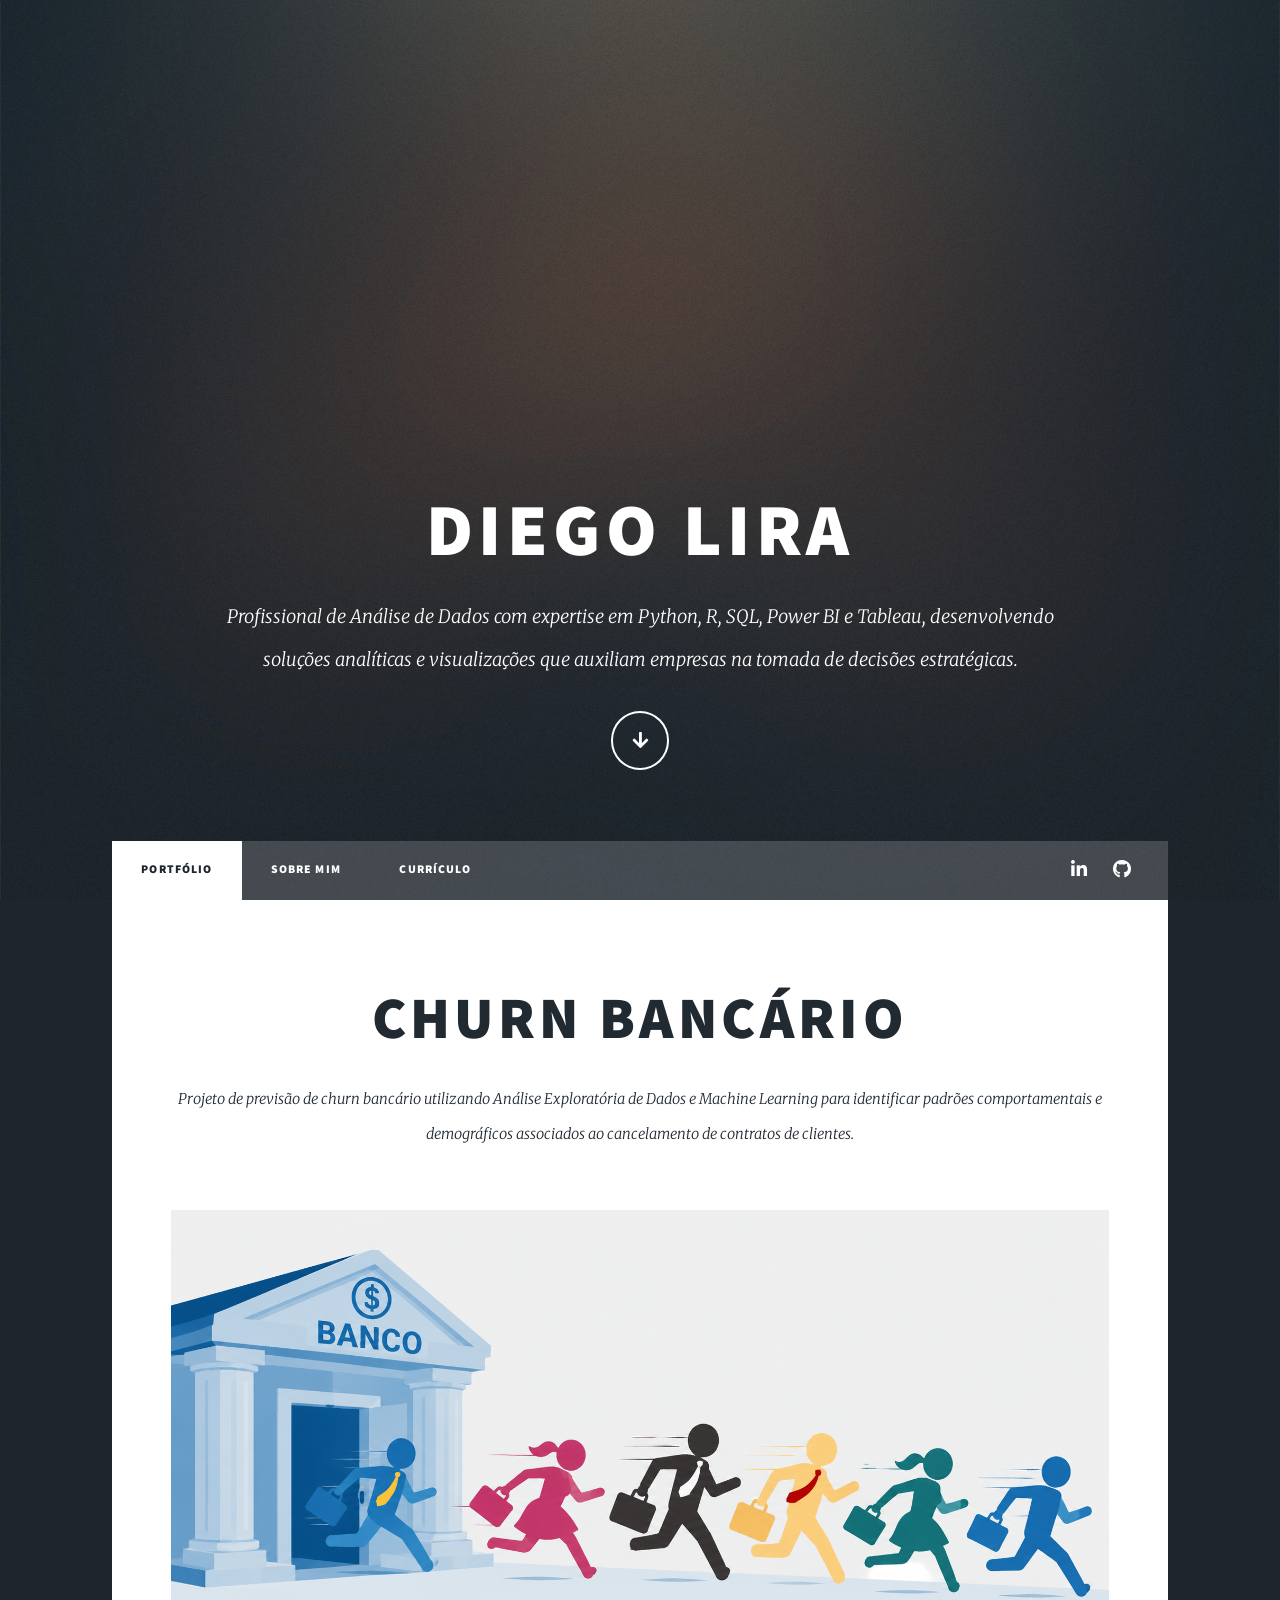
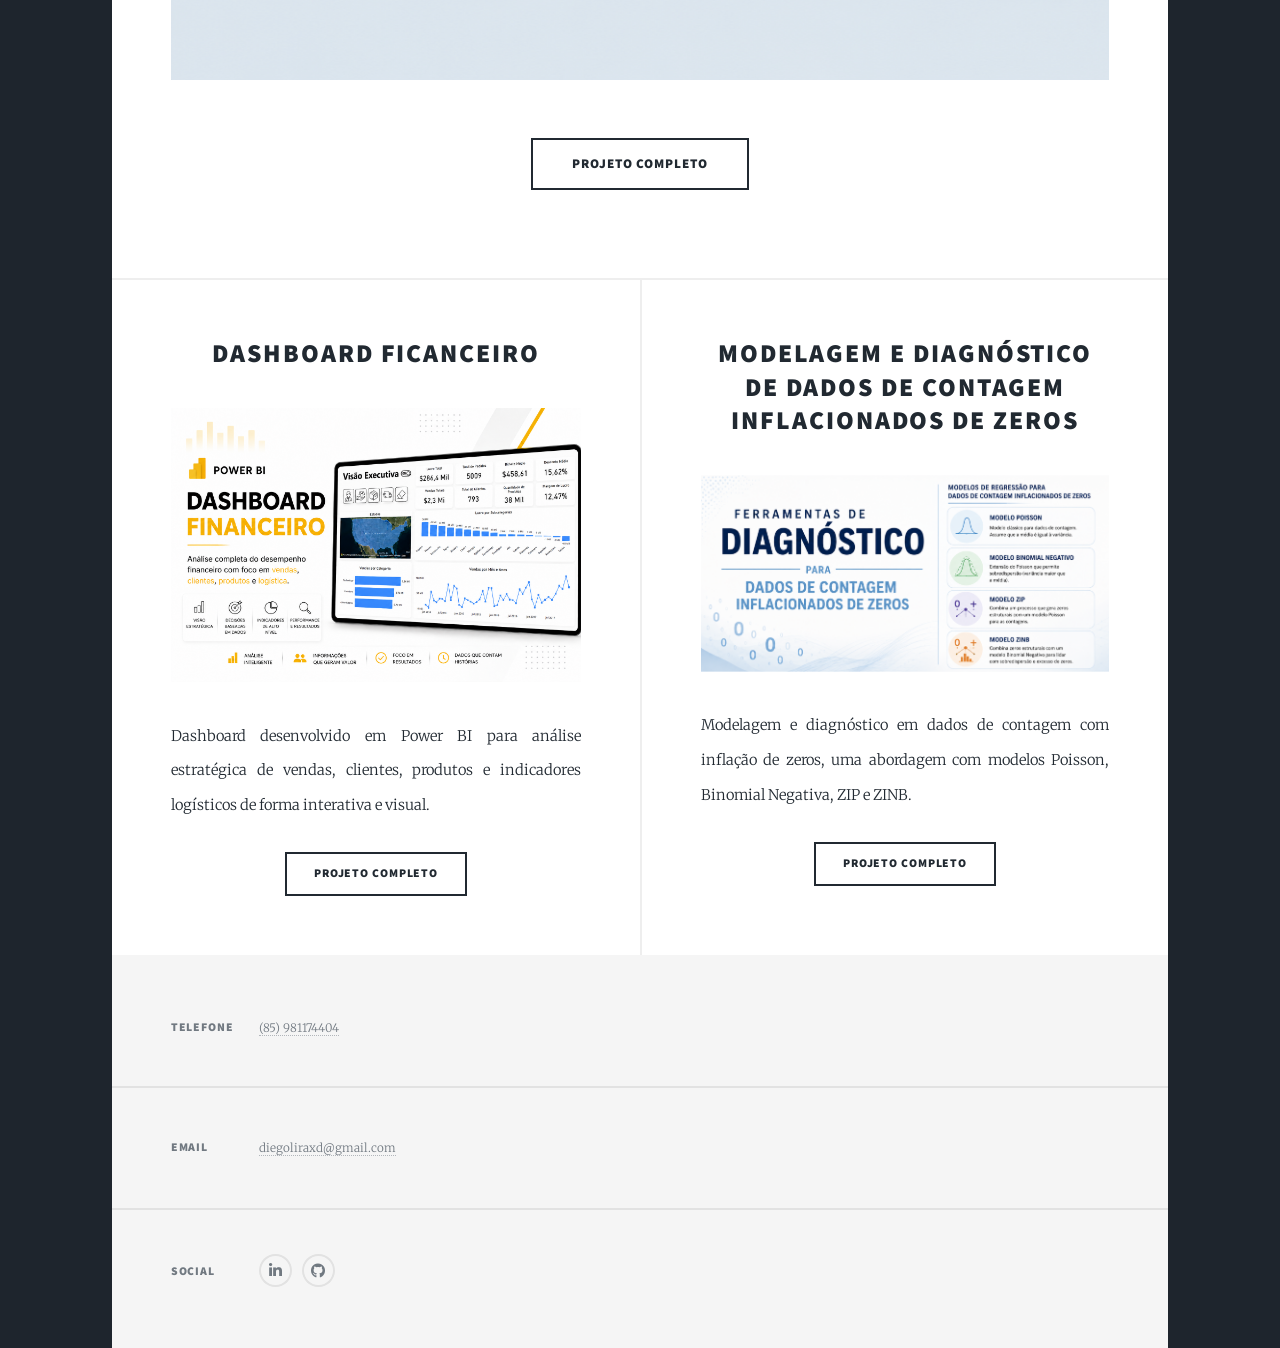
<file: index.html>
<!DOCTYPE HTML>

<html>
	<head>
		<title>Portfólio - Diego Lira</title>
		<meta charset="utf-8" />
		<meta name="viewport" content="width=device-width, initial-scale=1, user-scalable=no" />
		<link rel="stylesheet" href="assets/css/main.css" />
		<noscript><link rel="stylesheet" href="assets/css/noscript.css" /></noscript>
	</head>
	<body class="is-preload">

		<!-- Wrapper -->
			<div id="wrapper" class="fade-in">

				<!-- Intro -->
					<div id="intro">
						<h1>Diego Lira</h1>
						<p> Profissional de Análise de Dados com expertise em Python, R, SQL, Power BI e Tableau, desenvolvendo <br />
						soluções analíticas e visualizações que auxiliam empresas na tomada de decisões estratégicas.</p>
						<ul class="actions">
							<li><a href="#header" class="button icon solid solo fa-arrow-down scrolly">Continue</a></li>
						</ul>
					</div>

				<!-- Header -->
					<header id="header">
						<a href="index.html" class="logo">Portfólio</a>
					</header>

				<!-- Nav -->
					<nav id="nav">
						<ul class="links">
							<li class="active"><a>Portfólio</a></li>
							<li><a href="generic.html">Sobre mim</a></li>
							<li><a href="curriculo.html">Currículo</a></li>
						</ul>
						<ul class="icons">
							<li><a href="https://www.linkedin.com/in/diegoslira" target="_blank" rel="noopener noreferrer" class="icon brands alt fa-linkedin-in"><span class="label">LinkedIn</span></a></li>
							<li><a href="https://github.com/JDiegoSLira" target="_blank" rel="noopener noreferrer" class="icon brands alt fa-github"><span class="label">GitHub</span></a></li>
						</ul>
					</nav>

				<!-- Main -->
					<div id="main">

						<!-- Featured Post -->
							<article class="post featured">
								<header class="major">
									<h2><a href="https://github.com/JDiegoSLira/Churn-bancario" target="_blank" rel="noopener noreferrer"> Churn Bancário </a></h2>
									<p>Projeto de previsão de churn bancário utilizando Análise Exploratória de Dados e Machine Learning para identificar padrões comportamentais e demográficos associados ao cancelamento de contratos de clientes.</p>
								</header>
								<a href="https://github.com/JDiegoSLira/Churn-bancario" target="_blank" rel="noopener noreferrer" class="image main"><img src="images/Churn.png" alt="" /></a>
								<ul class="actions special">
									<li> <a href="https://github.com/JDiegoSLira/Churn-bancario" class="button large" target="_blank" rel="noopener noreferrer">Projeto completo</a>
								</li>
								</ul>
							</article>
							<section class="posts">
								<article>
									<header>
										<h2><a href="https://app.powerbi.com/view?r=eyJrIjoiNWM5NDQ5YmQtNDFjMS00YjAxLTlhOWUtODZiZjAzOTI2MDdlIiwidCI6IjkzOWVlYWUwLTA4ZjctNDk3MC1hMmM1LThhZjIyOWNmYzhjOSJ9&pageName=0f6f95bc4b2a2f4c784c" target="_blank" >Dashboard ficanceiro<br/>
										</a></h2>
									</header>
									<a href="https://app.powerbi.com/view?r=eyJrIjoiNWM5NDQ5YmQtNDFjMS00YjAxLTlhOWUtODZiZjAzOTI2MDdlIiwidCI6IjkzOWVlYWUwLTA4ZjctNDk3MC1hMmM1LThhZjIyOWNmYzhjOSJ9&pageName=0f6f95bc4b2a2f4c784c" target="_blank" class="image fit"><img src="images/Capa Dashboard.png" alt="" /></a>
									<p>Dashboard desenvolvido em Power BI para análise estratégica de vendas, clientes, produtos e indicadores logísticos de forma interativa e visual.</p>
									<ul class="actions special">
										<li><a href="https://app.powerbi.com/view?r=eyJrIjoiNWM5NDQ5YmQtNDFjMS00YjAxLTlhOWUtODZiZjAzOTI2MDdlIiwidCI6IjkzOWVlYWUwLTA4ZjctNDk3MC1hMmM1LThhZjIyOWNmYzhjOSJ9&pageName=0f6f95bc4b2a2f4c784c" target="_blank" class="button">Projeto completo</a></li>
									</ul>
								</article>
								<article>
									<header>
										<h2><a href="https://github.com/JDiegoSLira/Modelagem_dados_contagem" target="_blank" >Modelagem e diagnóstico de dados de contagem inflacionados de zeros<br/>
										</a></h2>
									</header>
									<a href="https://github.com/JDiegoSLira/Modelagem_dados_contagem" target="_blank" class="image fit"><img src="images/Dados de contagem inflacionados de zeros.png" alt="" /></a>
									<p>Modelagem e diagnóstico em dados de contagem com inflação de zeros, uma abordagem com modelos Poisson, Binomial Negativa, ZIP e ZINB.</p>
									<ul class="actions special">
										<li><a href="https://github.com/JDiegoSLira/Modelagem_dados_contagem" target="_blank" class="button">Projeto completo</a></li>
									</ul>
								</article>
							</section>
							
					</div>
				<!-- Footer -->
					<footer id="footer">
						<section class="split contact">
							<section>
								<h3>Telefone</h3>
								<p><a>(85) 981174404</a></p>
							</section>
							<section>
								<h3>Email</h3>
								<p><a>diegoliraxd@gmail.com</a></p>
							</section>
							<section>
								<h3>Social</h3>
								<ul class="icons alt">
									<li><a href="https://www.linkedin.com/in/diegoslira" target="_blank" rel="noopener noreferrer" class="icon brands alt fa-linkedin-in"><span class="label">LinkedIn</span></a></li>
									<li><a href="https://github.com/JDiegoSLira" target="_blank" rel="noopener noreferrer" class="icon brands alt fa-github"><span class="label">GitHub</span></a></li>
								</ul>
							</section>
						</section>
					</footer>
			</div>

		<!-- Scripts -->
			<script src="assets/js/jquery.min.js"></script>
			<script src="assets/js/jquery.scrollex.min.js"></script>
			<script src="assets/js/jquery.scrolly.min.js"></script>
			<script src="assets/js/browser.min.js"></script>
			<script src="assets/js/breakpoints.min.js"></script>
			<script src="assets/js/util.js"></script>
			<script src="assets/js/main.js"></script>

	</body>
</html>
</file>
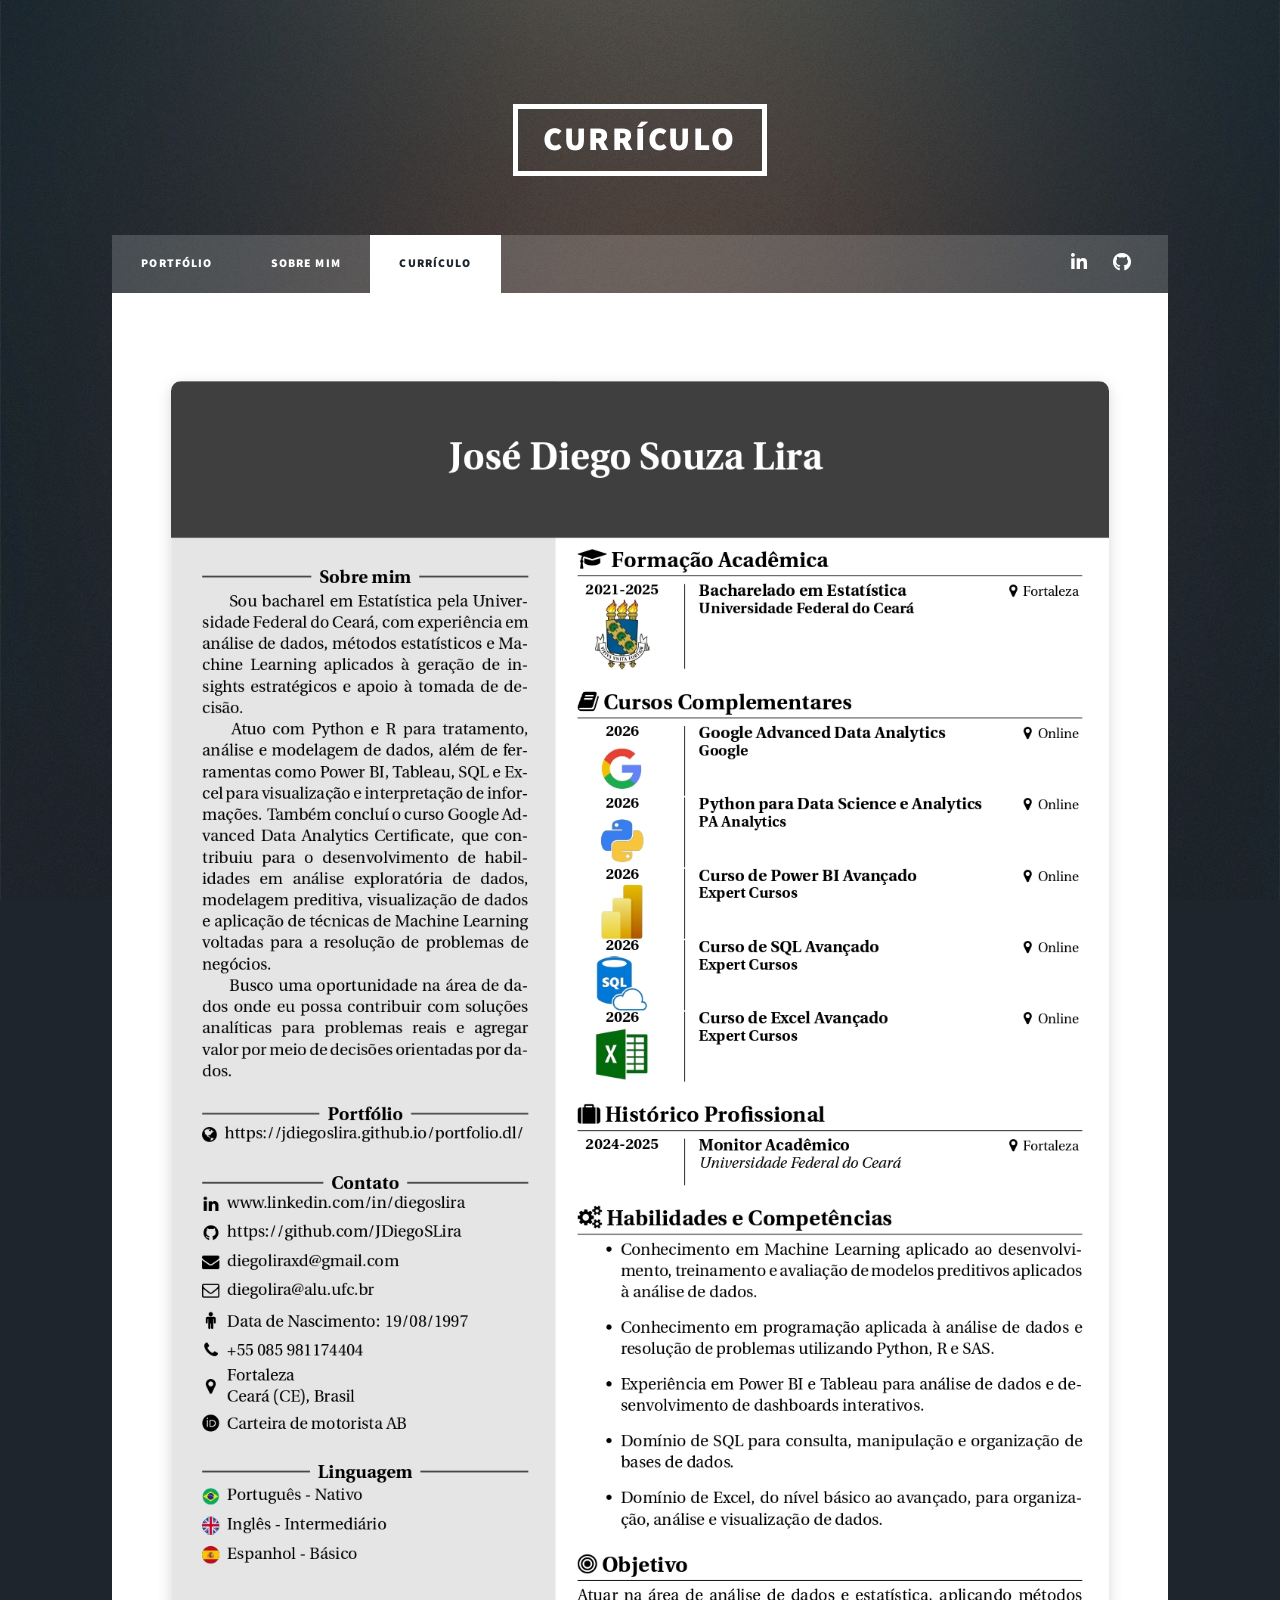
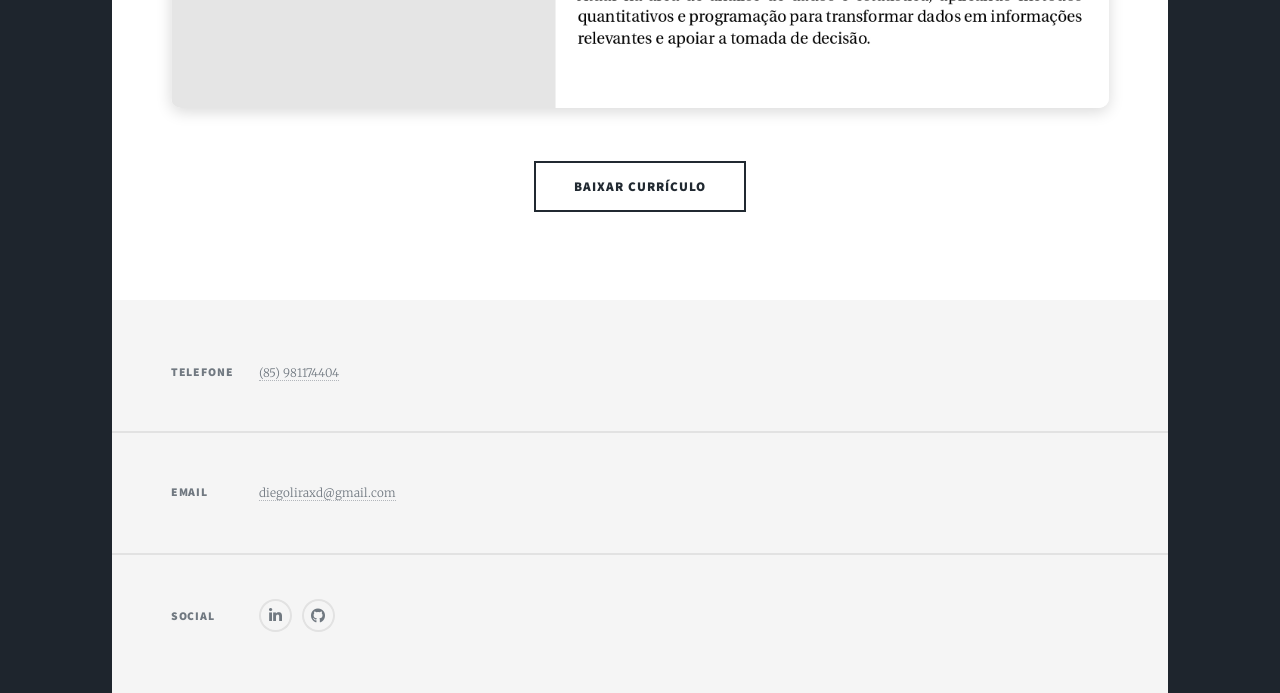
<file: curriculo.html>
<!DOCTYPE HTML>

<html>
	<head>
		<title>Portfólio - Diego Lira</title>
		<meta charset="utf-8" />
		<meta name="viewport" content="width=device-width, initial-scale=1, user-scalable=no" />
		<link rel="stylesheet" href="assets/css/main.css" />
		<noscript><link rel="stylesheet" href="assets/css/noscript.css" /></noscript>
	</head>
	<body class="is-preload">

		<!-- Wrapper -->
			<div id="wrapper">

				<!-- Header -->
					<header id="header">
						<a href="index.html" class="logo">Currículo</a>
					</header>

				<!-- Nav -->
					<nav id="nav">
						<ul class="links">
							<li ><a href="index.html">Portfólio</a></li>
							<li><a href="generic.html">Sobre mim</a></li>
							<li class="active"><a href="curriculo.html">Currículo</a></li>
						</ul>
						<ul class="icons">
							<li><a href="https://www.linkedin.com/in/diegoslira" target="_blank" rel="noopener noreferrer" class="icon brands alt fa-linkedin-in"><span class="label">LinkedIn</span></a></li>
							<li><a href="https://github.com/JDiegoSLira" target="_blank" rel="noopener noreferrer" class="icon brands alt fa-github"><span class="label">GitHub</span></a></li>
						</ul>
					</nav>

				<!-- Main -->
					<div id="main">

						<!-- Post -->
						
<section class="post">
	<div style="text-align:center;">

		<img 
			src="images/Currículo.jpg" 
			alt="Currículo Diego Lira"
			style="
				width:100%;
				max-width:1100px;
				border-radius:10px;
				box-shadow:0 4px 15px rgba(0,0,0,0.15);
			"
		/>
	</div>
<ul class="actions special" style="margin-top: 40px;">
	<li>
		<a href="Currículo.pdf" class="button large" download>
				Baixar Currículo
		</a>
	</li>
</ul>
</section>

						</div>
				<!-- Footer -->
					<footer id="footer">
						<section class="split contact">
							<section>
								<h3>Telefone</h3>
								<p><a>(85) 981174404</a></p>
							</section>
							<section>
								<h3>Email</h3>
								<p><a>diegoliraxd@gmail.com</a></p>
							</section>
							<section>
								<h3>Social</h3>
								<ul class="icons alt">
									<li><a href="https://www.linkedin.com/in/diegoslira" target="_blank" rel="noopener noreferrer" class="icon brands alt fa-linkedin-in"><span class="label">LinkedIn</span></a></li>
									<li><a href="https://github.com/JDiegoSLira" target="_blank" rel="noopener noreferrer" class="icon brands alt fa-github"><span class="label">GitHub</span></a></li>
								</ul>
							</section>
						</section>
					</footer>
			</div>

		<!-- Scripts -->
			<script src="assets/js/jquery.min.js"></script>
			<script src="assets/js/jquery.scrollex.min.js"></script>
			<script src="assets/js/jquery.scrolly.min.js"></script>
			<script src="assets/js/browser.min.js"></script>
			<script src="assets/js/breakpoints.min.js"></script>
			<script src="assets/js/util.js"></script>
			<script src="assets/js/main.js"></script>

	</body>
</html>
</file>
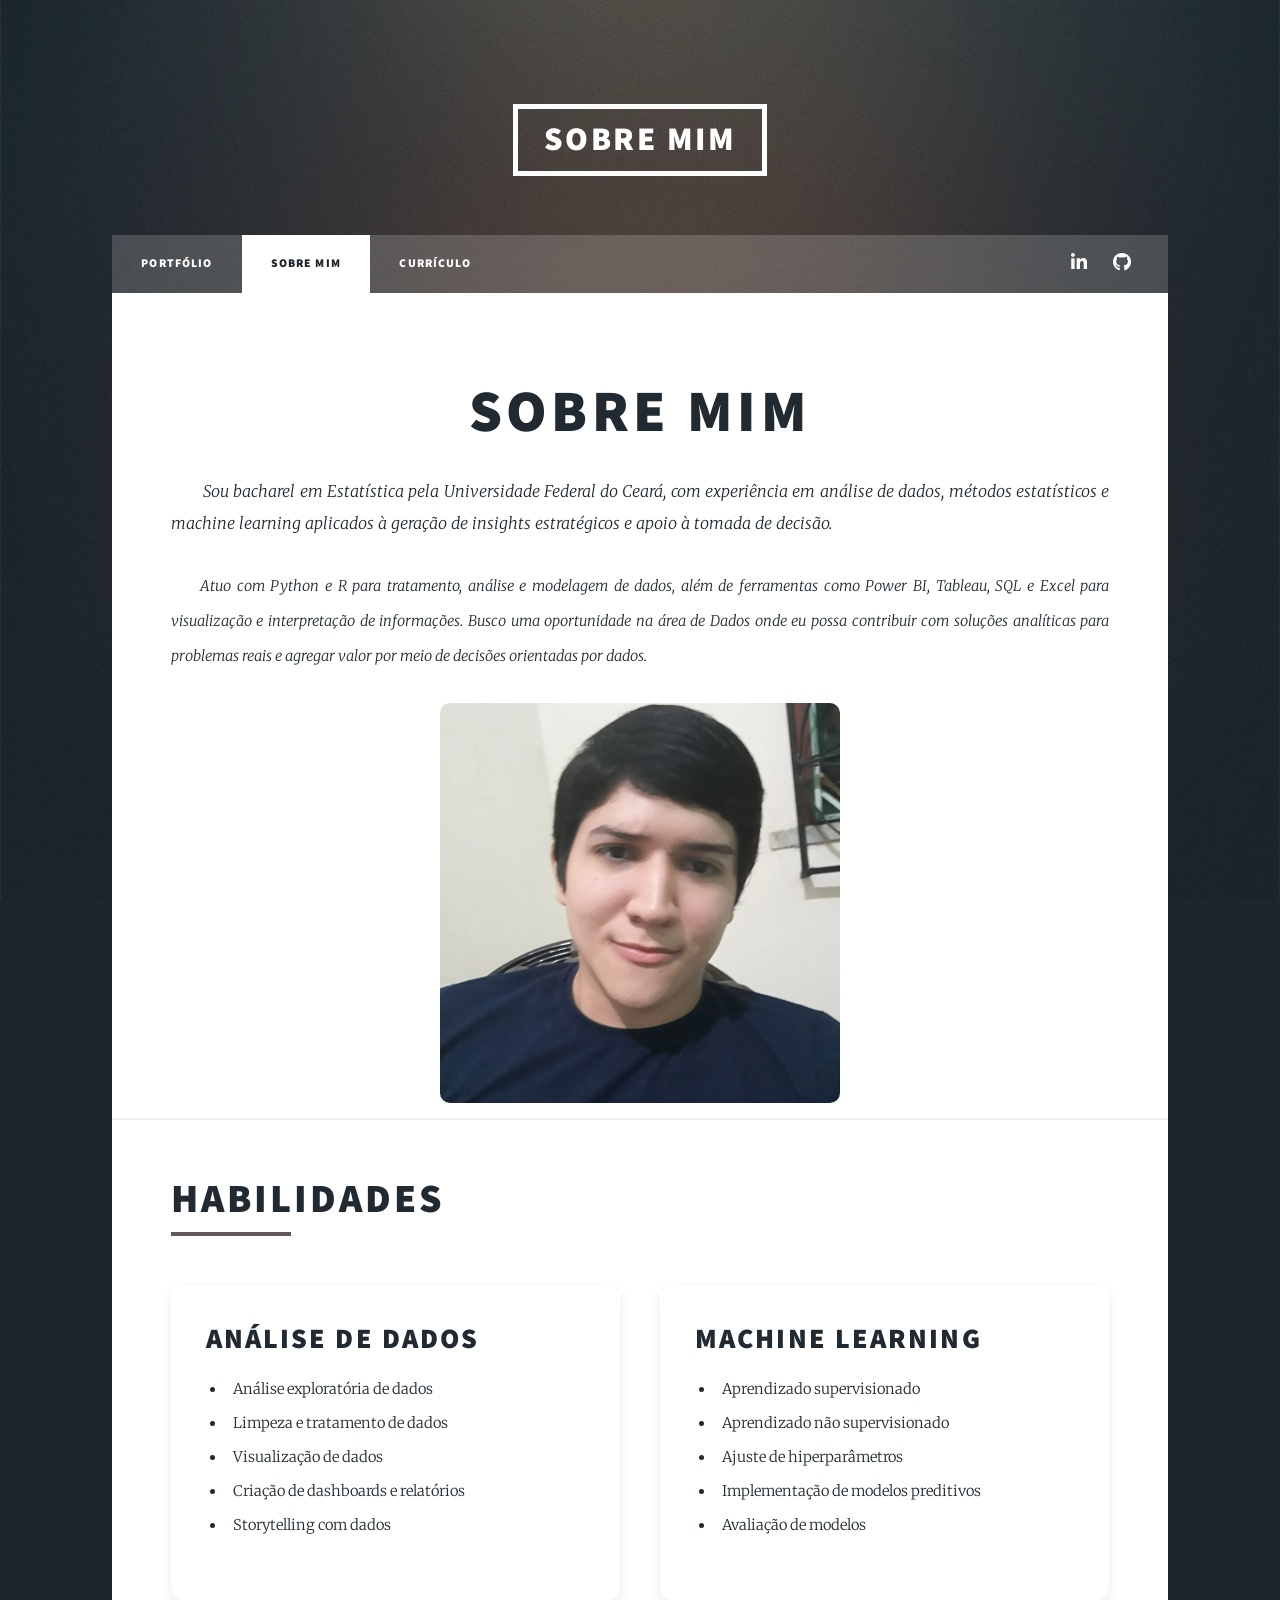
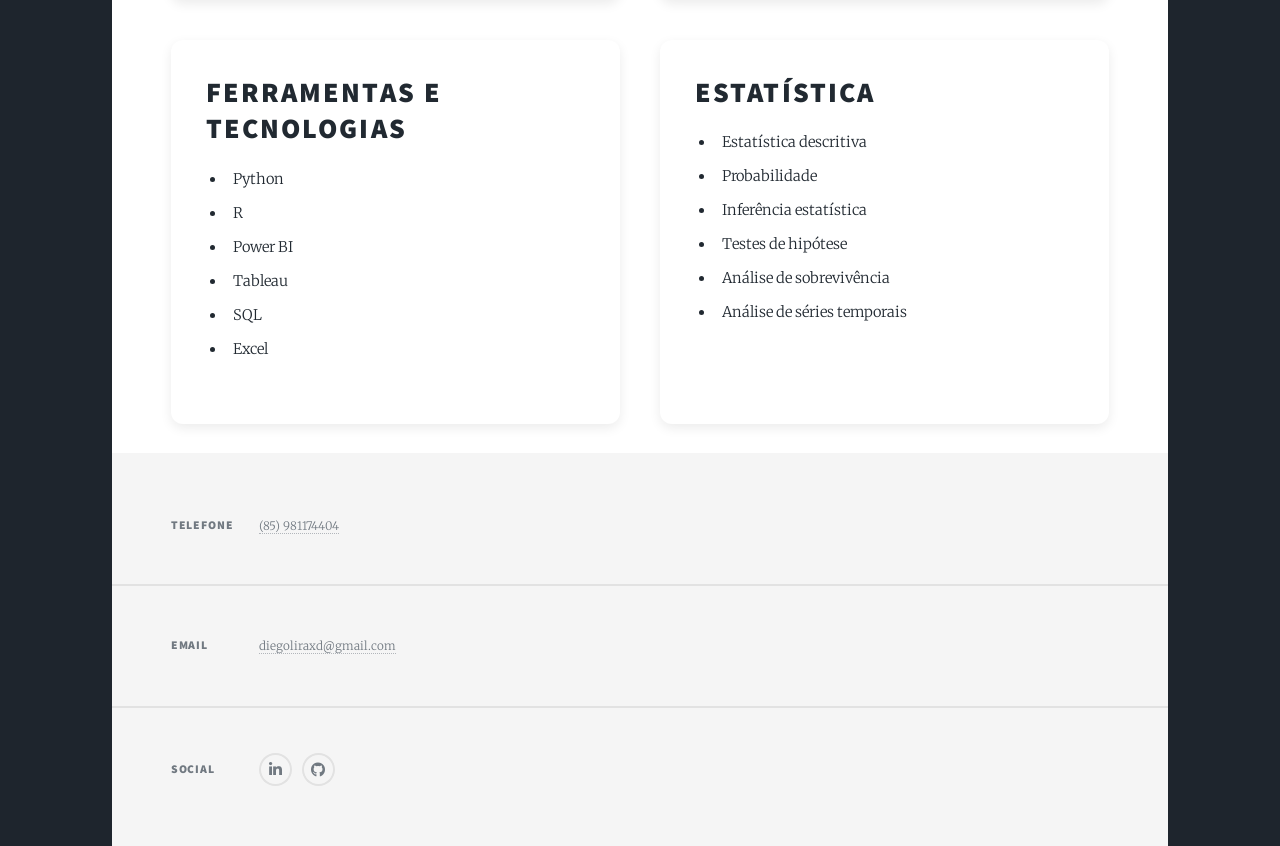
<file: generic.html>
<!DOCTYPE HTML>

<html>
	<head>
		<title>Portfólio - Diego Lira</title>
		<meta charset="utf-8" />
		<meta name="viewport" content="width=device-width, initial-scale=1, user-scalable=no" />
		<link rel="stylesheet" href="assets/css/main.css" />
		<noscript><link rel="stylesheet" href="assets/css/noscript.css" /></noscript>
	</head>
	<body class="is-preload">

		<!-- Wrapper -->
			<div id="wrapper">

				<!-- Header -->
					<header id="header">
						<a href="index.html" class="logo">Sobre mim</a>
					</header>

				<!-- Nav -->
					<nav id="nav">
						<ul class="links">
							<li ><a href="index.html">Portfólio</a></li>
							<li class="active"><a href="generic.html">Sobre mim</a></li>
							<li><a href="curriculo.html">Currículo</a></li>
						</ul>
						<ul class="icons">
							<li><a href="https://www.linkedin.com/in/diegoslira" target="_blank" rel="noopener noreferrer" class="icon brands alt fa-linkedin-in"><span class="label">LinkedIn</span></a></li>
							<li><a href="https://github.com/JDiegoSLira" target="_blank" rel="noopener noreferrer" class="icon brands alt fa-github"><span class="label">GitHub</span></a></li>
						</ul>
					</nav>

				<!-- Main -->
					<div id="main">

						<!-- Post -->
							<section class="post">
								<header class="major about-left">
									<h1>Sobre mim </h1>
									<p>Sou bacharel em Estatística pela Universidade Federal do Ceará, com experiência em análise de dados, métodos estatísticos e machine learning aplicados à geração de insights estratégicos e apoio à tomada de decisão.</p>
									<p>Atuo com Python e R para tratamento, análise e modelagem de dados, além de ferramentas como Power BI, Tableau, SQL e Excel para visualização e interpretação de informações. Busco uma oportunidade na área de Dados onde eu possa contribuir com soluções analíticas para problemas reais e agregar valor por meio de decisões orientadas por dados.</p>
								</header>
								<div class="image main profile-image"><img src="images/Foto.jpg" alt="" /></div>
								<div class="about-left">
								</div>
							</section>
<section class="skills-section">

  <h1 class="skills-title">Habilidades</h1>
  <div class="skills-line"></div>
  <div class="skills-grid">

    <!-- Categoria 1 -->
    <div class="skill-card">
      <h2>Análise de Dados</h2>
      <ul>
        <li>Análise exploratória de dados</li>
        <li>Limpeza e tratamento de dados</li>
        <li>Visualização de dados</li>
		<li>Criação de dashboards e relatórios</li>
        <li>Storytelling com dados</li>
      </ul>
    </div>
    <!-- Categoria 2 -->
    <div class="skill-card">
      <h2>Machine Learning</h2>
      <ul>
        <li>Aprendizado supervisionado</li>
        <li>Aprendizado não supervisionado</li>
        <li>Ajuste de hiperparâmetros</li>
		<li>Implementação de modelos preditivos</li>
		<li>Avaliação de modelos</li>
      </ul>
    </div>
	<!-- Categoria 3 -->
<div class="skill-card">
      <h2>Ferramentas e Tecnologias</h2>
      <ul>
        <li>Python</li>
        <li>R</li>
        <li>Power BI</li>
        <li>Tableau</li>
		<li>SQL</li>
		<li>Excel</li>
      </ul>
    </div>
    <!-- Categoria 4 -->
    <div class="skill-card">
      <h2>Estatística</h2>
      <ul>
        <li>Estatística descritiva</li>
        <li>Probabilidade</li>
        <li>Inferência estatística</li>
        <li>Testes de hipótese</li>
		<li>Análise de sobrevivência</li>
		<li>Análise de séries temporais</li>
      </ul>
    </div>
  </div>

</section>
						</div>
				<!-- Footer -->
					<footer id="footer">
						<section class="split contact">
							<section>
								<h3>Telefone</h3>
								<p><a>(85) 981174404</a></p>
							</section>
							<section>
								<h3>Email</h3>
								<p><a>diegoliraxd@gmail.com</a></p>
							</section>
							<section>
								<h3>Social</h3>
								<ul class="icons alt">
									<li><a href="https://www.linkedin.com/in/diegoslira" target="_blank" rel="noopener noreferrer" class="icon brands alt fa-linkedin-in"><span class="label">LinkedIn</span></a></li>
									<li><a href="https://github.com/JDiegoSLira" target="_blank" rel="noopener noreferrer" class="icon brands alt fa-github"><span class="label">GitHub</span></a></li>
								</ul>
							</section>
						</section>
					</footer>
			</div>

		<!-- Scripts -->
			<script src="assets/js/jquery.min.js"></script>
			<script src="assets/js/jquery.scrollex.min.js"></script>
			<script src="assets/js/jquery.scrolly.min.js"></script>
			<script src="assets/js/browser.min.js"></script>
			<script src="assets/js/breakpoints.min.js"></script>
			<script src="assets/js/util.js"></script>
			<script src="assets/js/main.js"></script>

	</body>
</html>
</file>
<file: assets/css/main.css>
@import url(fontawesome-all.min.css);
@import url("https://fonts.googleapis.com/css?family=Merriweather:300,700,300italic,700italic|Source+Sans+Pro:900");

/*
	Massively by HTML5 UP
	html5up.net | @ajlkn
	Free for personal and commercial use under the CCA 3.0 license (html5up.net/license)
*/

html, body, div, span, applet, object,
iframe, h1, h2, h3, h4, h5, h6, p, blockquote,
pre, a, abbr, acronym, address, big, cite,
code, del, dfn, em, img, ins, kbd, q, s, samp,
small, strike, strong, sub, sup, tt, var, b,
u, i, center, dl, dt, dd, ol, ul, li, fieldset,
form, label, legend, table, caption, tbody,
tfoot, thead, tr, th, td, article, aside,
canvas, details, embed, figure, figcaption,
footer, header, hgroup, menu, nav, output, ruby,
section, summary, time, mark, audio, video {
	margin: 0;
	padding: 0;
	border: 0;
	font-size: 100%;
	font: inherit;
	vertical-align: baseline;}

article, aside, details, figcaption, figure,
footer, header, hgroup, menu, nav, section {
	display: block;}

body {
	line-height: 1;
}

ol, ul {
	list-style: none;
}

blockquote, q {
	quotes: none;
}

	blockquote:before, blockquote:after, q:before, q:after {
		content: '';
		content: none;
	}

table {
	border-collapse: collapse;
	border-spacing: 0;
}

body {
	-webkit-text-size-adjust: none;
}

mark {
	background-color: transparent;
	color: inherit;
}

input::-moz-focus-inner {
	border: 0;
	padding: 0;
}

input, select, textarea {
	-moz-appearance: none;
	-webkit-appearance: none;
	-ms-appearance: none;
	appearance: none;
}

/* Basic */

	@-ms-viewport {
		width: device-width;
	}

	body {
		-ms-overflow-style: scrollbar;
	}

	@media screen and (max-width: 480px) {

		html, body {
			min-width: 320px;
		}

	}

	html {
		box-sizing: border-box;
	}

	*, *:before, *:after {
		box-sizing: inherit;
	}

	body {
		background-color: #1e252d;
	}

		body.is-preload *, body.is-preload *:before, body.is-preload *:after {
			-moz-animation: none !important;
			-webkit-animation: none !important;
			-ms-animation: none !important;
			animation: none !important;
			-moz-transition: none !important;
			-webkit-transition: none !important;
			-ms-transition: none !important;
			transition: none !important;
		}

/* Type */

	html {
		font-size: 16pt;
	}

		@media screen and (max-width: 1680px) {

			html {
				font-size: 12pt;
			}

		}

		@media screen and (max-width: 1280px) {

			html {
				font-size: 11pt;
			}

		}

		@media screen and (max-width: 360px) {

			html {
				font-size: 10pt;
			}

		}

	body {
		color: #212931;
	}

	body, input, select, textarea {
		font-family: "Merriweather", Georgia, serif;
		font-weight: 300;
		font-size: 1rem;
		line-height: 2.375;
	}

	a {
		-moz-transition: color 0.2s ease-in-out, background-color 0.2s ease-in-out, border-color 0.2s ease-in-out, box-shadow 0.2s ease-in-out;
		-webkit-transition: color 0.2s ease-in-out, background-color 0.2s ease-in-out, border-color 0.2s ease-in-out, box-shadow 0.2s ease-in-out;
		-ms-transition: color 0.2s ease-in-out, background-color 0.2s ease-in-out, border-color 0.2s ease-in-out, box-shadow 0.2s ease-in-out;
		transition: color 0.2s ease-in-out, background-color 0.2s ease-in-out, border-color 0.2s ease-in-out, box-shadow 0.2s ease-in-out;
		border-bottom: dotted 1px;
		text-decoration: none;
	}

		a:hover {
			border-bottom-color: transparent;
		}

	strong, b {
		font-weight: 600;
	}

	em, i {
		font-style: italic;
	}

	p {
		text-align: justify;
		margin: 0 0 2rem 0;
	}

	h1, h2, h3, h4, h5, h6 {
		font-family: "Source Sans Pro", Helvetica, sans-serif;
		font-weight: 900;
		line-height: 1.5;
		letter-spacing: 0.075em;
		text-transform: uppercase;
		margin: 0 0 1rem 0;
	}

		h1 a, h2 a, h3 a, h4 a, h5 a, h6 a {
			border-bottom: 0;
			color: inherit;
			text-decoration: none;
		}

	h1 {
		font-size: 4rem;
		line-height: 1.1;
		margin: 0 0 2rem 0;
	}

	h2 {
		font-size: 1.75rem;
		line-height: 1.3;
		margin: 0 0 1.5rem 0;
	}

	h3 {
		font-size: 1.25rem;
		margin: 0 0 1.5rem 0;
	}

	h4 {
		font-size: 1rem;
	}

	h5 {
		font-size: 0.9rem;
	}

	h6 {
		font-size: 0.8rem;
	}

	sub {
		font-size: 0.8rem;
		position: relative;
		top: 0.5rem;
	}

	sup {
		font-size: 0.8rem;
		position: relative;
		top: -0.5rem;
	}

	blockquote {
		border-left: solid 4px;
		font-style: italic;
		margin: 0 0 2rem 0;
		padding: 0.5rem 0 0.5rem 2rem;
	}

	code {
		border: solid 2px;
		font-family: "Courier New", monospace;
		font-size: 0.9rem;
		margin: 0 0.25rem;
		padding: 0.25rem 0.65rem;
	}

	pre {
		-webkit-overflow-scrolling: touch;
		font-family: "Courier New", monospace;
		font-size: 0.9rem;
		margin: 0 0 2rem 0;
	}

		pre code {
			display: block;
			line-height: 1.75;
			padding: 1rem 1.5rem;
			overflow-x: auto;
		}

	hr {
		border: 0;
		border-bottom: solid 2px;
		margin: 3rem 0;
	}

		hr.major {
			margin: 5rem 0;
		}

	.align-left {
		text-align: left;
	}

	.align-center {
		text-align: center;
	}

	.align-right {
		text-align: right;
	}

	input, select, textarea {
		color: #212931;
	}

	a {
		color: #212931;
		border-bottom-color: rgba(33, 41, 49, 0.5);
	}

		a:hover {
			border-bottom-color: transparent;
			color: #18bfef !important;
		}

	strong, b {
		color: #212931;
	}

	h1, h2, h3, h4, h5, h6 {
		color: #212931;
	}

	blockquote {
		border-left-color: #eeeeee;
	}

	code {
		background: rgba(220, 220, 220, 0.25);
		border-color: #eeeeee;
	}

	hr {
		border-bottom-color: #eeeeee;
	}

/* Row */

	.row {
		display: flex;
		flex-wrap: wrap;
		box-sizing: border-box;
		align-items: stretch;
	}

		.row > * {
			box-sizing: border-box;
		}

		.row.gtr-uniform > * > :last-child {
			margin-bottom: 0;
		}

		.row.aln-left {
			justify-content: flex-start;
		}

		.row.aln-center {
			justify-content: center;
		}

		.row.aln-right {
			justify-content: flex-end;
		}

		.row.aln-top {
			align-items: flex-start;
		}

		.row.aln-middle {
			align-items: center;
		}

		.row.aln-bottom {
			align-items: flex-end;
		}

		.row > .imp {
			order: -1;
		}

		.row > .col-1 {
			width: 8.33333%;
		}

		.row > .off-1 {
			margin-left: 8.33333%;
		}

		.row > .col-2 {
			width: 16.66667%;
		}

		.row > .off-2 {
			margin-left: 16.66667%;
		}

		.row > .col-3 {
			width: 25%;
		}

		.row > .off-3 {
			margin-left: 25%;
		}

		.row > .col-4 {
			width: 33.33333%;
		}

		.row > .off-4 {
			margin-left: 33.33333%;
		}

		.row > .col-5 {
			width: 41.66667%;
		}

		.row > .off-5 {
			margin-left: 41.66667%;
		}

		.row > .col-6 {
			width: 50%;
		}

		.row > .off-6 {
			margin-left: 50%;
		}

		.row > .col-7 {
			width: 58.33333%;
		}

		.row > .off-7 {
			margin-left: 58.33333%;
		}

		.row > .col-8 {
			width: 66.66667%;
		}

		.row > .off-8 {
			margin-left: 66.66667%;
		}

		.row > .col-9 {
			width: 75%;
		}

		.row > .off-9 {
			margin-left: 75%;
		}

		.row > .col-10 {
			width: 83.33333%;
		}

		.row > .off-10 {
			margin-left: 83.33333%;
		}

		.row > .col-11 {
			width: 91.66667%;
		}

		.row > .off-11 {
			margin-left: 91.66667%;
		}

		.row > .col-12 {
			width: 100%;
		}

		.row > .off-12 {
			margin-left: 100%;
		}

		.row.gtr-0 {
			margin-top: 0;
			margin-left: 0rem;
		}

			.row.gtr-0 > * {
				padding: 0 0 0 0rem;
			}

			.row.gtr-0.gtr-uniform {
				margin-top: 0rem;
			}

				.row.gtr-0.gtr-uniform > * {
					padding-top: 0rem;
				}

		.row.gtr-25 {
			margin-top: 0;
			margin-left: -0.375rem;
		}

			.row.gtr-25 > * {
				padding: 0 0 0 0.375rem;
			}

			.row.gtr-25.gtr-uniform {
				margin-top: -0.375rem;
			}

				.row.gtr-25.gtr-uniform > * {
					padding-top: 0.375rem;
				}

		.row.gtr-50 {
			margin-top: 0;
			margin-left: -0.75rem;
		}

			.row.gtr-50 > * {
				padding: 0 0 0 0.75rem;
			}

			.row.gtr-50.gtr-uniform {
				margin-top: -0.75rem;
			}

				.row.gtr-50.gtr-uniform > * {
					padding-top: 0.75rem;
				}

		.row {
			margin-top: 0;
			margin-left: -1.5rem;
		}

			.row > * {
				padding: 0 0 0 1.5rem;
			}

			.row.gtr-uniform {
				margin-top: -1.5rem;
			}

				.row.gtr-uniform > * {
					padding-top: 1.5rem;
				}

		.row.gtr-150 {
			margin-top: 0;
			margin-left: -2.25rem;
		}

			.row.gtr-150 > * {
				padding: 0 0 0 2.25rem;
			}

			.row.gtr-150.gtr-uniform {
				margin-top: -2.25rem;
			}

				.row.gtr-150.gtr-uniform > * {
					padding-top: 2.25rem;
				}

		.row.gtr-200 {
			margin-top: 0;
			margin-left: -3rem;
		}

			.row.gtr-200 > * {
				padding: 0 0 0 3rem;
			}

			.row.gtr-200.gtr-uniform {
				margin-top: -3rem;
			}

				.row.gtr-200.gtr-uniform > * {
					padding-top: 3rem;
				}

		@media screen and (max-width: 1680px) {

			.row {
				display: flex;
				flex-wrap: wrap;
				box-sizing: border-box;
				align-items: stretch;
			}

				.row > * {
					box-sizing: border-box;
				}

				.row.gtr-uniform > * > :last-child {
					margin-bottom: 0;
				}

				.row.aln-left {
					justify-content: flex-start;
				}

				.row.aln-center {
					justify-content: center;
				}

				.row.aln-right {
					justify-content: flex-end;
				}

				.row.aln-top {
					align-items: flex-start;
				}

				.row.aln-middle {
					align-items: center;
				}

				.row.aln-bottom {
					align-items: flex-end;
				}

				.row > .imp-xlarge {
					order: -1;
				}

				.row > .col-1-xlarge {
					width: 8.33333%;
				}

				.row > .off-1-xlarge {
					margin-left: 8.33333%;
				}

				.row > .col-2-xlarge {
					width: 16.66667%;
				}

				.row > .off-2-xlarge {
					margin-left: 16.66667%;
				}

				.row > .col-3-xlarge {
					width: 25%;
				}

				.row > .off-3-xlarge {
					margin-left: 25%;
				}

				.row > .col-4-xlarge {
					width: 33.33333%;
				}

				.row > .off-4-xlarge {
					margin-left: 33.33333%;
				}

				.row > .col-5-xlarge {
					width: 41.66667%;
				}

				.row > .off-5-xlarge {
					margin-left: 41.66667%;
				}

				.row > .col-6-xlarge {
					width: 50%;
				}

				.row > .off-6-xlarge {
					margin-left: 50%;
				}

				.row > .col-7-xlarge {
					width: 58.33333%;
				}

				.row > .off-7-xlarge {
					margin-left: 58.33333%;
				}

				.row > .col-8-xlarge {
					width: 66.66667%;
				}

				.row > .off-8-xlarge {
					margin-left: 66.66667%;
				}

				.row > .col-9-xlarge {
					width: 75%;
				}

				.row > .off-9-xlarge {
					margin-left: 75%;
				}

				.row > .col-10-xlarge {
					width: 83.33333%;
				}

				.row > .off-10-xlarge {
					margin-left: 83.33333%;
				}

				.row > .col-11-xlarge {
					width: 91.66667%;
				}

				.row > .off-11-xlarge {
					margin-left: 91.66667%;
				}

				.row > .col-12-xlarge {
					width: 100%;
				}

				.row > .off-12-xlarge {
					margin-left: 100%;
				}

				.row.gtr-0 {
					margin-top: 0;
					margin-left: 0rem;
				}

					.row.gtr-0 > * {
						padding: 0 0 0 0rem;
					}

					.row.gtr-0.gtr-uniform {
						margin-top: 0rem;
					}

						.row.gtr-0.gtr-uniform > * {
							padding-top: 0rem;
						}

				.row.gtr-25 {
					margin-top: 0;
					margin-left: -0.375rem;
				}

					.row.gtr-25 > * {
						padding: 0 0 0 0.375rem;
					}

					.row.gtr-25.gtr-uniform {
						margin-top: -0.375rem;
					}

						.row.gtr-25.gtr-uniform > * {
							padding-top: 0.375rem;
						}

				.row.gtr-50 {
					margin-top: 0;
					margin-left: -0.75rem;
				}

					.row.gtr-50 > * {
						padding: 0 0 0 0.75rem;
					}

					.row.gtr-50.gtr-uniform {
						margin-top: -0.75rem;
					}

						.row.gtr-50.gtr-uniform > * {
							padding-top: 0.75rem;
						}

				.row {
					margin-top: 0;
					margin-left: -1.5rem;
				}

					.row > * {
						padding: 0 0 0 1.5rem;
					}

					.row.gtr-uniform {
						margin-top: -1.5rem;
					}

						.row.gtr-uniform > * {
							padding-top: 1.5rem;
						}

				.row.gtr-150 {
					margin-top: 0;
					margin-left: -2.25rem;
				}

					.row.gtr-150 > * {
						padding: 0 0 0 2.25rem;
					}

					.row.gtr-150.gtr-uniform {
						margin-top: -2.25rem;
					}

						.row.gtr-150.gtr-uniform > * {
							padding-top: 2.25rem;
						}

				.row.gtr-200 {
					margin-top: 0;
					margin-left: -3rem;
				}

					.row.gtr-200 > * {
						padding: 0 0 0 3rem;
					}

					.row.gtr-200.gtr-uniform {
						margin-top: -3rem;
					}

						.row.gtr-200.gtr-uniform > * {
							padding-top: 3rem;
						}

		}

		@media screen and (max-width: 1280px) {

			.row {
				display: flex;
				flex-wrap: wrap;
				box-sizing: border-box;
				align-items: stretch;
			}

				.row > * {
					box-sizing: border-box;
				}

				.row.gtr-uniform > * > :last-child {
					margin-bottom: 0;
				}

				.row.aln-left {
					justify-content: flex-start;
				}

				.row.aln-center {
					justify-content: center;
				}

				.row.aln-right {
					justify-content: flex-end;
				}

				.row.aln-top {
					align-items: flex-start;
				}

				.row.aln-middle {
					align-items: center;
				}

				.row.aln-bottom {
					align-items: flex-end;
				}

				.row > .imp-large {
					order: -1;
				}

				.row > .col-1-large {
					width: 8.33333%;
				}

				.row > .off-1-large {
					margin-left: 8.33333%;
				}

				.row > .col-2-large {
					width: 16.66667%;
				}

				.row > .off-2-large {
					margin-left: 16.66667%;
				}

				.row > .col-3-large {
					width: 25%;
				}

				.row > .off-3-large {
					margin-left: 25%;
				}

				.row > .col-4-large {
					width: 33.33333%;
				}

				.row > .off-4-large {
					margin-left: 33.33333%;
				}

				.row > .col-5-large {
					width: 41.66667%;
				}

				.row > .off-5-large {
					margin-left: 41.66667%;
				}

				.row > .col-6-large {
					width: 50%;
				}

				.row > .off-6-large {
					margin-left: 50%;
				}

				.row > .col-7-large {
					width: 58.33333%;
				}

				.row > .off-7-large {
					margin-left: 58.33333%;
				}

				.row > .col-8-large {
					width: 66.66667%;
				}

				.row > .off-8-large {
					margin-left: 66.66667%;
				}

				.row > .col-9-large {
					width: 75%;
				}

				.row > .off-9-large {
					margin-left: 75%;
				}

				.row > .col-10-large {
					width: 83.33333%;
				}

				.row > .off-10-large {
					margin-left: 83.33333%;
				}

				.row > .col-11-large {
					width: 91.66667%;
				}

				.row > .off-11-large {
					margin-left: 91.66667%;
				}

				.row > .col-12-large {
					width: 100%;
				}

				.row > .off-12-large {
					margin-left: 100%;
				}

				.row.gtr-0 {
					margin-top: 0;
					margin-left: 0rem;
				}

					.row.gtr-0 > * {
						padding: 0 0 0 0rem;
					}

					.row.gtr-0.gtr-uniform {
						margin-top: 0rem;
					}

						.row.gtr-0.gtr-uniform > * {
							padding-top: 0rem;
						}

				.row.gtr-25 {
					margin-top: 0;
					margin-left: -0.375rem;
				}

					.row.gtr-25 > * {
						padding: 0 0 0 0.375rem;
					}

					.row.gtr-25.gtr-uniform {
						margin-top: -0.375rem;
					}

						.row.gtr-25.gtr-uniform > * {
							padding-top: 0.375rem;
						}

				.row.gtr-50 {
					margin-top: 0;
					margin-left: -0.75rem;
				}

					.row.gtr-50 > * {
						padding: 0 0 0 0.75rem;
					}

					.row.gtr-50.gtr-uniform {
						margin-top: -0.75rem;
					}

						.row.gtr-50.gtr-uniform > * {
							padding-top: 0.75rem;
						}

				.row {
					margin-top: 0;
					margin-left: -1.5rem;
				}

					.row > * {
						padding: 0 0 0 1.5rem;
					}

					.row.gtr-uniform {
						margin-top: -1.5rem;
					}

						.row.gtr-uniform > * {
							padding-top: 1.5rem;
						}

				.row.gtr-150 {
					margin-top: 0;
					margin-left: -2.25rem;
				}

					.row.gtr-150 > * {
						padding: 0 0 0 2.25rem;
					}

					.row.gtr-150.gtr-uniform {
						margin-top: -2.25rem;
					}

						.row.gtr-150.gtr-uniform > * {
							padding-top: 2.25rem;
						}

				.row.gtr-200 {
					margin-top: 0;
					margin-left: -3rem;
				}

					.row.gtr-200 > * {
						padding: 0 0 0 3rem;
					}

					.row.gtr-200.gtr-uniform {
						margin-top: -3rem;
					}

						.row.gtr-200.gtr-uniform > * {
							padding-top: 3rem;
						}

		}

		@media screen and (max-width: 980px) {

			.row {
				display: flex;
				flex-wrap: wrap;
				box-sizing: border-box;
				align-items: stretch;
			}

				.row > * {
					box-sizing: border-box;
				}

				.row.gtr-uniform > * > :last-child {
					margin-bottom: 0;
				}

				.row.aln-left {
					justify-content: flex-start;
				}

				.row.aln-center {
					justify-content: center;
				}

				.row.aln-right {
					justify-content: flex-end;
				}

				.row.aln-top {
					align-items: flex-start;
				}

				.row.aln-middle {
					align-items: center;
				}

				.row.aln-bottom {
					align-items: flex-end;
				}

				.row > .imp-medium {
					order: -1;
				}

				.row > .col-1-medium {
					width: 8.33333%;
				}

				.row > .off-1-medium {
					margin-left: 8.33333%;
				}

				.row > .col-2-medium {
					width: 16.66667%;
				}

				.row > .off-2-medium {
					margin-left: 16.66667%;
				}

				.row > .col-3-medium {
					width: 25%;
				}

				.row > .off-3-medium {
					margin-left: 25%;
				}

				.row > .col-4-medium {
					width: 33.33333%;
				}

				.row > .off-4-medium {
					margin-left: 33.33333%;
				}

				.row > .col-5-medium {
					width: 41.66667%;
				}

				.row > .off-5-medium {
					margin-left: 41.66667%;
				}

				.row > .col-6-medium {
					width: 50%;
				}

				.row > .off-6-medium {
					margin-left: 50%;
				}

				.row > .col-7-medium {
					width: 58.33333%;
				}

				.row > .off-7-medium {
					margin-left: 58.33333%;
				}

				.row > .col-8-medium {
					width: 66.66667%;
				}

				.row > .off-8-medium {
					margin-left: 66.66667%;
				}

				.row > .col-9-medium {
					width: 75%;
				}

				.row > .off-9-medium {
					margin-left: 75%;
				}

				.row > .col-10-medium {
					width: 83.33333%;
				}

				.row > .off-10-medium {
					margin-left: 83.33333%;
				}

				.row > .col-11-medium {
					width: 91.66667%;
				}

				.row > .off-11-medium {
					margin-left: 91.66667%;
				}

				.row > .col-12-medium {
					width: 100%;
				}

				.row > .off-12-medium {
					margin-left: 100%;
				}

				.row.gtr-0 {
					margin-top: 0;
					margin-left: 0rem;
				}

					.row.gtr-0 > * {
						padding: 0 0 0 0rem;
					}

					.row.gtr-0.gtr-uniform {
						margin-top: 0rem;
					}

						.row.gtr-0.gtr-uniform > * {
							padding-top: 0rem;
						}

				.row.gtr-25 {
					margin-top: 0;
					margin-left: -0.375rem;
				}

					.row.gtr-25 > * {
						padding: 0 0 0 0.375rem;
					}

					.row.gtr-25.gtr-uniform {
						margin-top: -0.375rem;
					}

						.row.gtr-25.gtr-uniform > * {
							padding-top: 0.375rem;
						}

				.row.gtr-50 {
					margin-top: 0;
					margin-left: -0.75rem;
				}

					.row.gtr-50 > * {
						padding: 0 0 0 0.75rem;
					}

					.row.gtr-50.gtr-uniform {
						margin-top: -0.75rem;
					}

						.row.gtr-50.gtr-uniform > * {
							padding-top: 0.75rem;
						}

				.row {
					margin-top: 0;
					margin-left: -1.5rem;
				}

					.row > * {
						padding: 0 0 0 1.5rem;
					}

					.row.gtr-uniform {
						margin-top: -1.5rem;
					}

						.row.gtr-uniform > * {
							padding-top: 1.5rem;
						}

				.row.gtr-150 {
					margin-top: 0;
					margin-left: -2.25rem;
				}

					.row.gtr-150 > * {
						padding: 0 0 0 2.25rem;
					}

					.row.gtr-150.gtr-uniform {
						margin-top: -2.25rem;
					}

						.row.gtr-150.gtr-uniform > * {
							padding-top: 2.25rem;
						}

				.row.gtr-200 {
					margin-top: 0;
					margin-left: -3rem;
				}

					.row.gtr-200 > * {
						padding: 0 0 0 3rem;
					}

					.row.gtr-200.gtr-uniform {
						margin-top: -3rem;
					}

						.row.gtr-200.gtr-uniform > * {
							padding-top: 3rem;
						}

		}

		@media screen and (max-width: 736px) {

			.row {
				display: flex;
				flex-wrap: wrap;
				box-sizing: border-box;
				align-items: stretch;
			}

				.row > * {
					box-sizing: border-box;
				}

				.row.gtr-uniform > * > :last-child {
					margin-bottom: 0;
				}

				.row.aln-left {
					justify-content: flex-start;
				}

				.row.aln-center {
					justify-content: center;
				}

				.row.aln-right {
					justify-content: flex-end;
				}

				.row.aln-top {
					align-items: flex-start;
				}

				.row.aln-middle {
					align-items: center;
				}

				.row.aln-bottom {
					align-items: flex-end;
				}

				.row > .imp-small {
					order: -1;
				}

				.row > .col-1-small {
					width: 8.33333%;
				}

				.row > .off-1-small {
					margin-left: 8.33333%;
				}

				.row > .col-2-small {
					width: 16.66667%;
				}

				.row > .off-2-small {
					margin-left: 16.66667%;
				}

				.row > .col-3-small {
					width: 25%;
				}

				.row > .off-3-small {
					margin-left: 25%;
				}

				.row > .col-4-small {
					width: 33.33333%;
				}

				.row > .off-4-small {
					margin-left: 33.33333%;
				}

				.row > .col-5-small {
					width: 41.66667%;
				}

				.row > .off-5-small {
					margin-left: 41.66667%;
				}

				.row > .col-6-small {
					width: 50%;
				}

				.row > .off-6-small {
					margin-left: 50%;
				}

				.row > .col-7-small {
					width: 58.33333%;
				}

				.row > .off-7-small {
					margin-left: 58.33333%;
				}

				.row > .col-8-small {
					width: 66.66667%;
				}

				.row > .off-8-small {
					margin-left: 66.66667%;
				}

				.row > .col-9-small {
					width: 75%;
				}

				.row > .off-9-small {
					margin-left: 75%;
				}

				.row > .col-10-small {
					width: 83.33333%;
				}

				.row > .off-10-small {
					margin-left: 83.33333%;
				}

				.row > .col-11-small {
					width: 91.66667%;
				}

				.row > .off-11-small {
					margin-left: 91.66667%;
				}

				.row > .col-12-small {
					width: 100%;
				}

				.row > .off-12-small {
					margin-left: 100%;
				}

				.row.gtr-0 {
					margin-top: 0;
					margin-left: 0rem;
				}

					.row.gtr-0 > * {
						padding: 0 0 0 0rem;
					}

					.row.gtr-0.gtr-uniform {
						margin-top: 0rem;
					}

						.row.gtr-0.gtr-uniform > * {
							padding-top: 0rem;
						}

				.row.gtr-25 {
					margin-top: 0;
					margin-left: -0.375rem;
				}

					.row.gtr-25 > * {
						padding: 0 0 0 0.375rem;
					}

					.row.gtr-25.gtr-uniform {
						margin-top: -0.375rem;
					}

						.row.gtr-25.gtr-uniform > * {
							padding-top: 0.375rem;
						}

				.row.gtr-50 {
					margin-top: 0;
					margin-left: -0.75rem;
				}

					.row.gtr-50 > * {
						padding: 0 0 0 0.75rem;
					}

					.row.gtr-50.gtr-uniform {
						margin-top: -0.75rem;
					}

						.row.gtr-50.gtr-uniform > * {
							padding-top: 0.75rem;
						}

				.row {
					margin-top: 0;
					margin-left: -1.5rem;
				}

					.row > * {
						padding: 0 0 0 1.5rem;
					}

					.row.gtr-uniform {
						margin-top: -1.5rem;
					}

						.row.gtr-uniform > * {
							padding-top: 1.5rem;
						}

				.row.gtr-150 {
					margin-top: 0;
					margin-left: -2.25rem;
				}

					.row.gtr-150 > * {
						padding: 0 0 0 2.25rem;
					}

					.row.gtr-150.gtr-uniform {
						margin-top: -2.25rem;
					}

						.row.gtr-150.gtr-uniform > * {
							padding-top: 2.25rem;
						}

				.row.gtr-200 {
					margin-top: 0;
					margin-left: -3rem;
				}

					.row.gtr-200 > * {
						padding: 0 0 0 3rem;
					}

					.row.gtr-200.gtr-uniform {
						margin-top: -3rem;
					}

						.row.gtr-200.gtr-uniform > * {
							padding-top: 3rem;
						}

		}

		@media screen and (max-width: 480px) {

			.row {
				display: flex;
				flex-wrap: wrap;
				box-sizing: border-box;
				align-items: stretch;
			}

				.row > * {
					box-sizing: border-box;
				}

				.row.gtr-uniform > * > :last-child {
					margin-bottom: 0;
				}

				.row.aln-left {
					justify-content: flex-start;
				}

				.row.aln-center {
					justify-content: center;
				}

				.row.aln-right {
					justify-content: flex-end;
				}

				.row.aln-top {
					align-items: flex-start;
				}

				.row.aln-middle {
					align-items: center;
				}

				.row.aln-bottom {
					align-items: flex-end;
				}

				.row > .imp-xsmall {
					order: -1;
				}

				.row > .col-1-xsmall {
					width: 8.33333%;
				}

				.row > .off-1-xsmall {
					margin-left: 8.33333%;
				}

				.row > .col-2-xsmall {
					width: 16.66667%;
				}

				.row > .off-2-xsmall {
					margin-left: 16.66667%;
				}

				.row > .col-3-xsmall {
					width: 25%;
				}

				.row > .off-3-xsmall {
					margin-left: 25%;
				}

				.row > .col-4-xsmall {
					width: 33.33333%;
				}

				.row > .off-4-xsmall {
					margin-left: 33.33333%;
				}

				.row > .col-5-xsmall {
					width: 41.66667%;
				}

				.row > .off-5-xsmall {
					margin-left: 41.66667%;
				}

				.row > .col-6-xsmall {
					width: 50%;
				}

				.row > .off-6-xsmall {
					margin-left: 50%;
				}

				.row > .col-7-xsmall {
					width: 58.33333%;
				}

				.row > .off-7-xsmall {
					margin-left: 58.33333%;
				}

				.row > .col-8-xsmall {
					width: 66.66667%;
				}

				.row > .off-8-xsmall {
					margin-left: 66.66667%;
				}

				.row > .col-9-xsmall {
					width: 75%;
				}

				.row > .off-9-xsmall {
					margin-left: 75%;
				}

				.row > .col-10-xsmall {
					width: 83.33333%;
				}

				.row > .off-10-xsmall {
					margin-left: 83.33333%;
				}

				.row > .col-11-xsmall {
					width: 91.66667%;
				}

				.row > .off-11-xsmall {
					margin-left: 91.66667%;
				}

				.row > .col-12-xsmall {
					width: 100%;
				}

				.row > .off-12-xsmall {
					margin-left: 100%;
				}

				.row.gtr-0 {
					margin-top: 0;
					margin-left: 0rem;
				}

					.row.gtr-0 > * {
						padding: 0 0 0 0rem;
					}

					.row.gtr-0.gtr-uniform {
						margin-top: 0rem;
					}

						.row.gtr-0.gtr-uniform > * {
							padding-top: 0rem;
						}

				.row.gtr-25 {
					margin-top: 0;
					margin-left: -0.375rem;
				}

					.row.gtr-25 > * {
						padding: 0 0 0 0.375rem;
					}

					.row.gtr-25.gtr-uniform {
						margin-top: -0.375rem;
					}

						.row.gtr-25.gtr-uniform > * {
							padding-top: 0.375rem;
						}

				.row.gtr-50 {
					margin-top: 0;
					margin-left: -0.75rem;
				}

					.row.gtr-50 > * {
						padding: 0 0 0 0.75rem;
					}

					.row.gtr-50.gtr-uniform {
						margin-top: -0.75rem;
					}

						.row.gtr-50.gtr-uniform > * {
							padding-top: 0.75rem;
						}

				.row {
					margin-top: 0;
					margin-left: -1.5rem;
				}

					.row > * {
						padding: 0 0 0 1.5rem;
					}

					.row.gtr-uniform {
						margin-top: -1.5rem;
					}

						.row.gtr-uniform > * {
							padding-top: 1.5rem;
						}

				.row.gtr-150 {
					margin-top: 0;
					margin-left: -2.25rem;
				}

					.row.gtr-150 > * {
						padding: 0 0 0 2.25rem;
					}

					.row.gtr-150.gtr-uniform {
						margin-top: -2.25rem;
					}

						.row.gtr-150.gtr-uniform > * {
							padding-top: 2.25rem;
						}

				.row.gtr-200 {
					margin-top: 0;
					margin-left: -3rem;
				}

					.row.gtr-200 > * {
						padding: 0 0 0 3rem;
					}

					.row.gtr-200.gtr-uniform {
						margin-top: -3rem;
					}

						.row.gtr-200.gtr-uniform > * {
							padding-top: 3rem;
						}

		}

		@media screen and (max-width: 360px) {

			.row {
				display: flex;
				flex-wrap: wrap;
				box-sizing: border-box;
				align-items: stretch;
			}

				.row > * {
					box-sizing: border-box;
				}

				.row.gtr-uniform > * > :last-child {
					margin-bottom: 0;
				}

				.row.aln-left {
					justify-content: flex-start;
				}

				.row.aln-center {
					justify-content: center;
				}

				.row.aln-right {
					justify-content: flex-end;
				}

				.row.aln-top {
					align-items: flex-start;
				}

				.row.aln-middle {
					align-items: center;
				}

				.row.aln-bottom {
					align-items: flex-end;
				}

				.row > .imp-xxsmall {
					order: -1;
				}

				.row > .col-1-xxsmall {
					width: 8.33333%;
				}

				.row > .off-1-xxsmall {
					margin-left: 8.33333%;
				}

				.row > .col-2-xxsmall {
					width: 16.66667%;
				}

				.row > .off-2-xxsmall {
					margin-left: 16.66667%;
				}

				.row > .col-3-xxsmall {
					width: 25%;
				}

				.row > .off-3-xxsmall {
					margin-left: 25%;
				}

				.row > .col-4-xxsmall {
					width: 33.33333%;
				}

				.row > .off-4-xxsmall {
					margin-left: 33.33333%;
				}

				.row > .col-5-xxsmall {
					width: 41.66667%;
				}

				.row > .off-5-xxsmall {
					margin-left: 41.66667%;
				}

				.row > .col-6-xxsmall {
					width: 50%;
				}

				.row > .off-6-xxsmall {
					margin-left: 50%;
				}

				.row > .col-7-xxsmall {
					width: 58.33333%;
				}

				.row > .off-7-xxsmall {
					margin-left: 58.33333%;
				}

				.row > .col-8-xxsmall {
					width: 66.66667%;
				}

				.row > .off-8-xxsmall {
					margin-left: 66.66667%;
				}

				.row > .col-9-xxsmall {
					width: 75%;
				}

				.row > .off-9-xxsmall {
					margin-left: 75%;
				}

				.row > .col-10-xxsmall {
					width: 83.33333%;
				}

				.row > .off-10-xxsmall {
					margin-left: 83.33333%;
				}

				.row > .col-11-xxsmall {
					width: 91.66667%;
				}

				.row > .off-11-xxsmall {
					margin-left: 91.66667%;
				}

				.row > .col-12-xxsmall {
					width: 100%;
				}

				.row > .off-12-xxsmall {
					margin-left: 100%;
				}

				.row.gtr-0 {
					margin-top: 0;
					margin-left: 0rem;
				}

					.row.gtr-0 > * {
						padding: 0 0 0 0rem;
					}

					.row.gtr-0.gtr-uniform {
						margin-top: 0rem;
					}

						.row.gtr-0.gtr-uniform > * {
							padding-top: 0rem;
						}

				.row.gtr-25 {
					margin-top: 0;
					margin-left: -0.375rem;
				}

					.row.gtr-25 > * {
						padding: 0 0 0 0.375rem;
					}

					.row.gtr-25.gtr-uniform {
						margin-top: -0.375rem;
					}

						.row.gtr-25.gtr-uniform > * {
							padding-top: 0.375rem;
						}

				.row.gtr-50 {
					margin-top: 0;
					margin-left: -0.75rem;
				}

					.row.gtr-50 > * {
						padding: 0 0 0 0.75rem;
					}

					.row.gtr-50.gtr-uniform {
						margin-top: -0.75rem;
					}

						.row.gtr-50.gtr-uniform > * {
							padding-top: 0.75rem;
						}

				.row {
					margin-top: 0;
					margin-left: -1.5rem;
				}

					.row > * {
						padding: 0 0 0 1.5rem;
					}

					.row.gtr-uniform {
						margin-top: -1.5rem;
					}

						.row.gtr-uniform > * {
							padding-top: 1.5rem;
						}

				.row.gtr-150 {
					margin-top: 0;
					margin-left: -2.25rem;
				}

					.row.gtr-150 > * {
						padding: 0 0 0 2.25rem;
					}

					.row.gtr-150.gtr-uniform {
						margin-top: -2.25rem;
					}

						.row.gtr-150.gtr-uniform > * {
							padding-top: 2.25rem;
						}

				.row.gtr-200 {
					margin-top: 0;
					margin-left: -3rem;
				}

					.row.gtr-200 > * {
						padding: 0 0 0 3rem;
					}

					.row.gtr-200.gtr-uniform {
						margin-top: -3rem;
					}

						.row.gtr-200.gtr-uniform > * {
							padding-top: 3rem;
						}

		}

/* Box */

	.box {
		border: solid 2px;
		margin-bottom: 2rem;
		padding: 1.5rem;
	}

		.box > :last-child,
		.box > :last-child > :last-child,
		.box > :last-child > :last-child > :last-child {
			margin-bottom: 0;
		}

		.box.alt {
			border: 0;
			border-radius: 0;
			padding: 0;
		}

	.box {
		border-color: #eeeeee;
	}

/* Button */

	input[type="submit"],
	input[type="reset"],
	input[type="button"],
	button,
	.button {
		-moz-appearance: none;
		-webkit-appearance: none;
		-ms-appearance: none;
		appearance: none;
		-moz-transition: background-color 0.2s ease-in-out, box-shadow 0.2s ease-in-out, color 0.2s ease-in-out;
		-webkit-transition: background-color 0.2s ease-in-out, box-shadow 0.2s ease-in-out, color 0.2s ease-in-out;
		-ms-transition: background-color 0.2s ease-in-out, box-shadow 0.2s ease-in-out, color 0.2s ease-in-out;
		transition: background-color 0.2s ease-in-out, box-shadow 0.2s ease-in-out, color 0.2s ease-in-out;
		border: 0;
		border-radius: 0;
		cursor: pointer;
		display: inline-block;
		font-family: "Source Sans Pro", Helvetica, sans-serif;
		font-size: 0.8rem;
		font-weight: 900;
		letter-spacing: 0.075em;
		height: 3rem;
		line-height: 3rem;
		padding: 0 2rem;
		text-align: center;
		text-decoration: none;
		text-transform: uppercase;
		white-space: nowrap;
	}

		input[type="submit"].icon:before,
		input[type="reset"].icon:before,
		input[type="button"].icon:before,
		button.icon:before,
		.button.icon:before {
			margin-right: 0.5rem;
		}

		input[type="submit"].icon.solo,
		input[type="reset"].icon.solo,
		input[type="button"].icon.solo,
		button.icon.solo,
		.button.icon.solo {
			position: relative;
			width: 4rem;
			height: 4rem;
			line-height: 4rem;
			border-radius: 4rem;
			text-indent: 4rem;
			overflow: hidden;
			padding: 0;
			white-space: nowrap;
		}

			input[type="submit"].icon.solo:before,
			input[type="reset"].icon.solo:before,
			input[type="button"].icon.solo:before,
			button.icon.solo:before,
			.button.icon.solo:before {
				position: absolute;
				display: block;
				top: 0;
				left: 0;
				width: inherit;
				height: inherit;
				line-height: inherit;
				font-size: 1.25rem;
				margin-right: 0;
				text-align: center;
				text-indent: 0;
			}

		input[type="submit"].fit,
		input[type="reset"].fit,
		input[type="button"].fit,
		button.fit,
		.button.fit {
			width: 100%;
		}

		input[type="submit"].small,
		input[type="reset"].small,
		input[type="button"].small,
		button.small,
		.button.small {
			font-size: 0.7rem;
			height: 2.5rem;
			line-height: 2.5rem;
			padding: 0 1.5rem;
		}

		input[type="submit"].large,
		input[type="reset"].large,
		input[type="button"].large,
		button.large,
		.button.large {
			font-size: 0.9rem;
			height: 3.5rem;
			line-height: 3.5rem;
			padding: 0 2.75rem;
		}

		@media screen and (max-width: 980px) {

			input[type="submit"],
			input[type="reset"],
			input[type="button"],
			button,
			.button {
				font-size: 0.9rem;
				height: 3.25rem;
				line-height: 3.25rem;
			}

				input[type="submit"].large,
				input[type="reset"].large,
				input[type="button"].large,
				button.large,
				.button.large {
					font-size: 1rem;
					height: 3.75rem;
					line-height: 3.75rem;
				}

		}

		input[type="submit"].disabled, input[type="submit"]:disabled,
		input[type="reset"].disabled,
		input[type="reset"]:disabled,
		input[type="button"].disabled,
		input[type="button"]:disabled,
		button.disabled,
		button:disabled,
		.button.disabled,
		.button:disabled {
			pointer-events: none;
			opacity: 0.25;
		}

	input[type="submit"],
	input[type="reset"],
	input[type="button"],
	button,
	.button {
		background-color: transparent;
		box-shadow: inset 0 0 0 2px #212931;
		color: #212931 !important;
	}

		input[type="submit"]:hover,
		input[type="reset"]:hover,
		input[type="button"]:hover,
		button:hover,
		.button:hover {
			box-shadow: inset 0 0 0 2px #18bfef;
			color: #18bfef !important;
		}

		input[type="submit"].primary,
		input[type="reset"].primary,
		input[type="button"].primary,
		button.primary,
		.button.primary {
			background-color: #212931;
			box-shadow: none;
			color: #ffffff !important;
		}

			input[type="submit"].primary:hover,
			input[type="reset"].primary:hover,
			input[type="button"].primary:hover,
			button.primary:hover,
			.button.primary:hover {
				background-color: #18bfef;
			}

/* Form */

	form {
		margin: 0 0 2rem 0;
	}

		form > :last-child {
			margin-bottom: 0;
		}

		form > .fields {
			display: -moz-flex;
			display: -webkit-flex;
			display: -ms-flex;
			display: flex;
			-moz-flex-wrap: wrap;
			-webkit-flex-wrap: wrap;
			-ms-flex-wrap: wrap;
			flex-wrap: wrap;
			width: calc(100% + 3rem);
			margin: -1.5rem 0 2rem -1.5rem;
		}

			form > .fields > .field {
				-moz-flex-grow: 0;
				-webkit-flex-grow: 0;
				-ms-flex-grow: 0;
				flex-grow: 0;
				-moz-flex-shrink: 0;
				-webkit-flex-shrink: 0;
				-ms-flex-shrink: 0;
				flex-shrink: 0;
				padding: 1.5rem 0 0 1.5rem;
				width: calc(100% - 1.5rem);
			}

				form > .fields > .field.half {
					width: calc(50% - 0.75rem);
				}

				form > .fields > .field.third {
					width: calc(100%/3 - 0.5rem);
				}

				form > .fields > .field.quarter {
					width: calc(25% - 0.375rem);
				}

		@media screen and (max-width: 480px) {

			form > .fields {
				width: calc(100% + 3rem);
				margin: -1.5rem 0 2rem -1.5rem;
			}

				form > .fields > .field {
					padding: 1.5rem 0 0 1.5rem;
					width: calc(100% - 1.5rem);
				}

					form > .fields > .field.half {
						width: calc(100% - 1.5rem);
					}

					form > .fields > .field.third {
						width: calc(100% - 1.5rem);
					}

					form > .fields > .field.quarter {
						width: calc(100% - 1.5rem);
					}

		}

	label {
		display: block;
		font-family: "Source Sans Pro", Helvetica, sans-serif;
		font-weight: 900;
		line-height: 1.5;
		letter-spacing: 0.075em;
		font-size: 0.8rem;
		text-transform: uppercase;
		margin: 0 0 0.75rem 0;
	}

		@media screen and (max-width: 980px) {

			label {
				font-size: 0.9rem;
			}

		}

	input[type="text"],
	input[type="password"],
	input[type="email"],
	select,
	textarea {
		-moz-appearance: none;
		-webkit-appearance: none;
		-ms-appearance: none;
		appearance: none;
		background: transparent;
		border-radius: 0;
		border: solid 2px;
		color: inherit;
		display: block;
		outline: 0;
		padding: 0 1rem;
		text-decoration: none;
		width: 100%;
	}

		input[type="text"]:invalid,
		input[type="password"]:invalid,
		input[type="email"]:invalid,
		select:invalid,
		textarea:invalid {
			box-shadow: none;
		}

	select {
		background-size: 1.25rem;
		background-repeat: no-repeat;
		background-position: calc(100% - 1rem) center;
		height: 3rem;
		padding-right: 3rem;
		text-overflow: ellipsis;
	}

		select:focus::-ms-value {
			background-color: transparent;
		}

		select::-ms-expand {
			display: none;
		}

	input[type="text"],
	input[type="password"],
	input[type="email"],
	select {
		height: 3rem;
	}

	textarea {
		padding: 0.75rem 1rem;
	}

	input[type="checkbox"],
	input[type="radio"] {
		-moz-appearance: none;
		-webkit-appearance: none;
		-ms-appearance: none;
		appearance: none;
		display: block;
		float: left;
		margin-right: -2rem;
		opacity: 0;
		width: 1rem;
		z-index: -1;
	}

		input[type="checkbox"] + label,
		input[type="radio"] + label {
			text-decoration: none;
			cursor: pointer;
			display: inline-block;
			font-size: 1rem;
			letter-spacing: 0;
			font-family: "Merriweather", Georgia, serif;
			text-transform: none;
			font-weight: 300;
			padding-left: 2.8rem;
			padding-right: 1rem;
			position: relative;
		}

			input[type="checkbox"] + label:before,
			input[type="radio"] + label:before {
				-moz-osx-font-smoothing: grayscale;
				-webkit-font-smoothing: antialiased;
				display: inline-block;
				font-style: normal;
				font-variant: normal;
				text-rendering: auto;
				line-height: 1;
				text-transform: none !important;
				font-family: 'Font Awesome 5 Free';
				font-weight: 900;
			}

			input[type="checkbox"] + label:before,
			input[type="radio"] + label:before {
				border-radius: 0;
				border: solid 2px;
				content: '';
				display: inline-block;
				font-size: 0.8rem;
				height: 1.8rem;
				left: 0;
				line-height: 1.65rem;
				position: absolute;
				text-align: center;
				top: -0.125rem;
				width: 1.8rem;
			}

		input[type="checkbox"]:checked + label:before,
		input[type="radio"]:checked + label:before {
			content: '\f00c';
		}

	input[type="checkbox"] + label:before {
		border-radius: 0;
	}

	input[type="radio"] + label:before {
		border-radius: 100%;
	}

	::-webkit-input-placeholder {
		opacity: 1.0;
	}

	:-moz-placeholder {
		opacity: 1.0;
	}

	::-moz-placeholder {
		opacity: 1.0;
	}

	:-ms-input-placeholder {
		opacity: 1.0;
	}

	label {
		color: #212931;
	}

	input[type="text"],
	input[type="password"],
	input[type="email"],
	select,
	textarea {
		border-color: #eeeeee;
	}

		input[type="text"]:focus,
		input[type="password"]:focus,
		input[type="email"]:focus,
		select:focus,
		textarea:focus {
			border-color: #18bfef;
		}

	select {
		background-image: url("data:image/svg+xml;charset=utf8,%3Csvg xmlns='http://www.w3.org/2000/svg' width='40' height='40' preserveAspectRatio='none' viewBox='0 0 40 40'%3E%3Cpath d='M9.4,12.3l10.4,10.4l10.4-10.4c0.2-0.2,0.5-0.4,0.9-0.4c0.3,0,0.6,0.1,0.9,0.4l3.3,3.3c0.2,0.2,0.4,0.5,0.4,0.9 c0,0.4-0.1,0.6-0.4,0.9L20.7,31.9c-0.2,0.2-0.5,0.4-0.9,0.4c-0.3,0-0.6-0.1-0.9-0.4L4.3,17.3c-0.2-0.2-0.4-0.5-0.4-0.9 c0-0.4,0.1-0.6,0.4-0.9l3.3-3.3c0.2-0.2,0.5-0.4,0.9-0.4S9.1,12.1,9.4,12.3z' fill='%23eeeeee' /%3E%3C/svg%3E");
	}

		select option {
			background-color: #ffffff;
			color: #212931;
		}

	.select-wrapper:before {
		color: #eeeeee;
	}

	input[type="checkbox"] + label,
	input[type="radio"] + label {
		color: #212931;
	}

		input[type="checkbox"] + label:before,
		input[type="radio"] + label:before {
			border-color: #eeeeee;
		}

	input[type="checkbox"]:checked + label:before,
	input[type="radio"]:checked + label:before {
		background-color: #212931;
		border-color: #212931;
		color: #ffffff;
	}

	input[type="checkbox"]:focus + label:before,
	input[type="radio"]:focus + label:before {
		border-color: #18bfef;
	}

	::-webkit-input-placeholder {
		color: #909498 !important;
	}

	:-moz-placeholder {
		color: #909498 !important;
	}

	::-moz-placeholder {
		color: #909498 !important;
	}

	:-ms-input-placeholder {
		color: #909498 !important;
	}

	.formerize-placeholder {
		color: #909498 !important;
	}

/* Icon */

	.icon {
		text-decoration: none;
		border-bottom: none;
		position: relative;
	}

		.icon:before {
			-moz-osx-font-smoothing: grayscale;
			-webkit-font-smoothing: antialiased;
			display: inline-block;
			font-style: normal;
			font-variant: normal;
			text-rendering: auto;
			line-height: 1;
			text-transform: none !important;
			font-family: 'Font Awesome 5 Free';
			font-weight: 400;
		}

		.icon > .label {
			display: none;
		}

		.icon:before {
			line-height: inherit;
		}

		.icon.solid:before {
			font-weight: 900;
		}

		.icon.brands:before {
			font-family: 'Font Awesome 5 Brands';
		}

/* Image */

	.image {
		border: 0;
		display: inline-block;
		position: relative;
	}

		.image img {
			display: block;
		}

		.image.left, .image.right {
			max-width: 40%;
		}

			.image.left img, .image.right img {
				width: 100%;
			}

		.image.left {
			float: left;
			margin: 0 2rem 2rem 0;
			top: 0.75rem;
		}

		.image.right {
			float: right;
			margin: 0 0 2rem 2rem;
			top: 0.75rem;
		}

		.image.fit {
			display: block;
			margin: 2.5rem 0;
			width: 100%;
		}

			.image.fit:first-child {
				margin-top: 0;
			}

			.image.fit img {
				width: 100%;
			}

		.image.main {
			display: block;
			margin: 4rem 0;
			width: 100%;
		}

			.image.main:first-child {
				margin-top: 0;
			}

			.image.main img {
				width: 100%;
			}

		@media screen and (max-width: 736px) {

			.image.fit {
				margin: 2rem 0;
			}

			.image.main {
				margin: 2rem 0;
			}

		}

	a.image {
		overflow: hidden;
	}

		a.image img {
			-moz-transition: -moz-transform 0.2s ease-out;
			-webkit-transition: -webkit-transform 0.2s ease-out;
			-ms-transition: -ms-transform 0.2s ease-out;
			transition: transform 0.2s ease-out;
		}

		a.image:hover img {
			-moz-transform: scale(1.05);
			-webkit-transform: scale(1.05);
			-ms-transform: scale(1.05);
			transform: scale(1.05);
		}

/* Actions */

	ul.actions {
		display: -moz-flex;
		display: -webkit-flex;
		display: -ms-flex;
		display: flex;
		cursor: default;
		list-style: none;
		margin-left: -1rem;
		padding-left: 0;
	}

		ul.actions li {
			padding: 0 0 0 1rem;
			vertical-align: middle;
		}

		ul.actions.special {
			-moz-justify-content: center;
			-webkit-justify-content: center;
			-ms-justify-content: center;
			justify-content: center;
			width: 100%;
			margin-left: 0;
		}

			ul.actions.special li:first-child {
				padding-left: 0;
			}

		ul.actions.stacked {
			-moz-flex-direction: column;
			-webkit-flex-direction: column;
			-ms-flex-direction: column;
			flex-direction: column;
			margin-left: 0;
		}

			ul.actions.stacked li {
				padding: 1.3rem 0 0 0;
			}

				ul.actions.stacked li:first-child {
					padding-top: 0;
				}

		ul.actions.fit {
			width: calc(100% + 1rem);
		}

			ul.actions.fit li {
				-moz-flex-grow: 1;
				-webkit-flex-grow: 1;
				-ms-flex-grow: 1;
				flex-grow: 1;
				-moz-flex-shrink: 1;
				-webkit-flex-shrink: 1;
				-ms-flex-shrink: 1;
				flex-shrink: 1;
				width: 100%;
			}

				ul.actions.fit li > * {
					width: 100%;
				}

			ul.actions.fit.stacked {
				width: 100%;
			}

		@media screen and (max-width: 480px) {

			ul.actions:not(.fixed) {
				-moz-flex-direction: column;
				-webkit-flex-direction: column;
				-ms-flex-direction: column;
				flex-direction: column;
				margin-left: 0;
				width: 100% !important;
			}

				ul.actions:not(.fixed) li {
					-moz-flex-grow: 1;
					-webkit-flex-grow: 1;
					-ms-flex-grow: 1;
					flex-grow: 1;
					-moz-flex-shrink: 1;
					-webkit-flex-shrink: 1;
					-ms-flex-shrink: 1;
					flex-shrink: 1;
					padding: 1rem 0 0 0;
					text-align: center;
					width: 100%;
				}

					ul.actions:not(.fixed) li > * {
						width: 100%;
					}

					ul.actions:not(.fixed) li:first-child {
						padding-top: 0;
					}

					ul.actions:not(.fixed) li input[type="submit"],
					ul.actions:not(.fixed) li input[type="reset"],
					ul.actions:not(.fixed) li input[type="button"],
					ul.actions:not(.fixed) li button,
					ul.actions:not(.fixed) li .button {
						width: 100%;
					}

						ul.actions:not(.fixed) li input[type="submit"].icon:before,
						ul.actions:not(.fixed) li input[type="reset"].icon:before,
						ul.actions:not(.fixed) li input[type="button"].icon:before,
						ul.actions:not(.fixed) li button.icon:before,
						ul.actions:not(.fixed) li .button.icon:before {
							margin-left: -0.5rem;
						}

		}

/* Icons */

	ul.icons {
		cursor: default;
		list-style: none;
		padding-left: 0;
	}

		ul.icons li {
			display: inline-block;
			padding: 0 0.5rem 0 0;
			vertical-align: middle;
		}

			ul.icons li:last-child {
				padding-right: 0;
			}

			ul.icons li .icon:before {
				width: 2.25rem;
				height: 2.25rem;
				line-height: 2.25rem;
				display: inline-block;
				text-align: center;
				border-radius: 100%;
				font-size: 1.25rem;
			}

		ul.icons.alt li .icon:before {
			-moz-transition: color 0.2s ease-in-out, background-color 0.2s ease-in-out, border-color 0.2s ease-in-out, box-shadow 0.2s ease-in-out;
			-webkit-transition: color 0.2s ease-in-out, background-color 0.2s ease-in-out, border-color 0.2s ease-in-out, box-shadow 0.2s ease-in-out;
			-ms-transition: color 0.2s ease-in-out, background-color 0.2s ease-in-out, border-color 0.2s ease-in-out, box-shadow 0.2s ease-in-out;
			transition: color 0.2s ease-in-out, background-color 0.2s ease-in-out, border-color 0.2s ease-in-out, box-shadow 0.2s ease-in-out;
			font-size: 1rem;
		}

/* List */

	ol {
		list-style: decimal;
		margin: 0 0 2rem 0;
		padding-left: 1.25rem;
	}

		ol li {
			padding-left: 0.25rem;
		}

	ul {
		list-style: disc;
		margin: 0 0 2rem 0;
		padding-left: 1rem;
	}

		ul li {
			padding-left: 0.5rem;
		}

		ul.divided {
			list-style: none;
			padding-left: 0;
		}

			ul.divided li {
				border-top: solid 1px;
				padding: 0.5rem 0;
			}

				ul.divided li:first-child {
					border-top: 0;
					padding-top: 0;
				}

	dl {
		margin: 0 0 2rem 0;
	}

		dl dt {
			display: block;
			font-weight: 600;
			margin: 0 0 1rem 0;
		}

		dl dd {
			margin-left: 2rem;
		}

	ul.divided li {
		border-top-color: #eeeeee;
	}

	ul.icons li a.icon:hover:before {
		color: #18bfef;
	}

	ul.icons.alt li .icon:before {
		box-shadow: inset 0 0 0 2px #eeeeee;
	}

	ul.icons.alt li a.icon:hover:before {
		box-shadow: inset 0 0 0 2px #18bfef;
	}

/* Section/Article */

	section.special, article.special {
		text-align: center;
	}

	header {
		cursor: default;
	}

		header > .date {
			display: block;
			font-size: 0.8rem;
			height: 1;
			margin: 0 0 1rem 0;
			position: relative;
		}

		header > p {
			font-style: italic;
		}

		header > h1 + p {
			font-size: 1.1rem;
			margin-top: -0.5rem;
			line-height: 2;
		}

		header > h2 + p {
			font-size: 1rem;
			margin-top: -0.75rem;
		}

		header > h3 + p {
			font-size: 0.9rem;
			margin-top: -0.75rem;
		}

		header > h4 + p {
			font-size: 0.8rem;
			margin-top: -0.75rem;
		}

		header.major {
			margin: 0 0 4rem 0;
			text-align: center;
		}

			header.major > :last-child {
				margin-bottom: 0;
			}

			header.major > p {
				margin-top: 0;
				text-align: center;
			}

			header.major > .date {
				font-size: 1rem;
				margin: 0 0 4rem 0;
			}

				header.major > .date:before, header.major > .date:after {
					content: '';
					display: block;
					position: absolute;
					top: 50%;
					width: calc(50% - 6rem);
					border-top: solid 2px;
				}

				header.major > .date:before {
					left: 0;
				}

				header.major > .date:after {
					right: 0;
				}

		@media screen and (max-width: 980px) {

			header br {
				display: none;
			}

		}

		@media screen and (max-width: 736px) {

			header.major {
				margin: 0 0 2rem 0;
			}

		}

	header.major .date:before, header.major .date:after {
		border-top-color: #eeeeee;
	}

/* Table */

	.table-wrapper {
		-webkit-overflow-scrolling: touch;
		overflow-x: auto;
	}

	table {
		margin: 0 0 2rem 0;
		width: 100%;
	}

		table tbody tr {
			border: solid 1px;
			border-left: 0;
			border-right: 0;
		}

		table td {
			padding: 0.75rem 0.75rem;
		}

		table th {
			font-family: "Source Sans Pro", Helvetica, sans-serif;
			font-size: 0.8rem;
			font-weight: 900;
			letter-spacing: 0.075em;
			line-height: 1.5;
			padding: 0 0.75rem 0.75rem 0.75rem;
			text-align: left;
			text-transform: uppercase;
		}

			@media screen and (max-width: 980px) {

				table th {
					font-size: 0.9rem;
				}

			}

		table thead {
			border-bottom: solid 2px;
		}

		table tfoot {
			border-top: solid 2px;
		}

		table.alt {
			border-collapse: separate;
		}

			table.alt tbody tr td {
				border: solid 1px;
				border-left-width: 0;
				border-top-width: 0;
			}

				table.alt tbody tr td:first-child {
					border-left-width: 1px;
				}

			table.alt tbody tr:first-child td {
				border-top-width: 1px;
			}

			table.alt thead {
				border-bottom: 0;
			}

			table.alt tfoot {
				border-top: 0;
			}

	table tbody tr {
		border-color: #eeeeee;
	}

		table tbody tr:nth-child(2n + 1) {
			background-color: rgba(220, 220, 220, 0.25);
		}

	table th {
		color: #212931;
	}

	table thead {
		border-bottom-color: #eeeeee;
	}

	table tfoot {
		border-top-color: #eeeeee;
	}

	table.alt tbody tr td {
		border-color: #eeeeee;
	}

/* Pagination */

	.pagination {
		display: -moz-inline-flex;
		display: -webkit-inline-flex;
		display: -ms-inline-flex;
		display: inline-flex;
		-moz-user-select: none;
		-webkit-user-select: none;
		-ms-user-select: none;
		user-select: none;
		cursor: default;
		list-style: none;
		margin: 0 0 2rem 2px;
		padding: 0;
	}

		.pagination a, .pagination span {
			-moz-transition: background-color 0.2s ease-in-out, border-color 0.2s ease-in-out, box-shadow 0.2s ease-in-out, color 0.2s ease-in-out;
			-webkit-transition: background-color 0.2s ease-in-out, border-color 0.2s ease-in-out, box-shadow 0.2s ease-in-out, color 0.2s ease-in-out;
			-ms-transition: background-color 0.2s ease-in-out, border-color 0.2s ease-in-out, box-shadow 0.2s ease-in-out, color 0.2s ease-in-out;
			transition: background-color 0.2s ease-in-out, border-color 0.2s ease-in-out, box-shadow 0.2s ease-in-out, color 0.2s ease-in-out;
			border: solid 2px;
			display: inline-block;
			font-family: "Source Sans Pro", Helvetica, sans-serif;
			font-size: 0.8rem;
			font-weight: 900;
			height: 3rem;
			letter-spacing: 0.075em;
			line-height: calc(3rem - 4px);
			margin-left: -2px;
			min-width: 3rem;
			position: relative;
			text-align: center;
			text-decoration: none;
			text-transform: uppercase;
		}

		.pagination .next, .pagination .previous {
			text-decoration: none;
			padding: 0 1.75rem;
		}

			.pagination .next:before, .pagination .previous:before {
				-moz-osx-font-smoothing: grayscale;
				-webkit-font-smoothing: antialiased;
				display: inline-block;
				font-style: normal;
				font-variant: normal;
				text-rendering: auto;
				line-height: 1;
				text-transform: none !important;
				font-family: 'Font Awesome 5 Free';
				font-weight: 900;
			}

			.pagination .next:before, .pagination .previous:before {
				display: inline-block;
				color: inherit !important;
				line-height: inherit;
			}

		.pagination .previous:before {
			content: '\f104';
			margin-right: 0.9375em;
		}

		.pagination .next:before {
			content: '\f105';
			float: right;
			margin-left: 0.9375em;
		}

		@media screen and (max-width: 980px) {

			.pagination a, .pagination span {
				font-size: 0.9rem;
			}

		}

		@media screen and (max-width: 480px) {

			.pagination .page, .pagination .extra {
				display: none;
			}

		}

	.pagination a, .pagination span {
		border-color: #eeeeee;
	}

	.pagination a {
		color: #212931 !important;
	}

		.pagination a:hover {
			color: #18bfef !important;
			border-color: #18bfef;
			z-index: 1;
		}

			.pagination a:hover + a,
			.pagination a:hover + span {
				border-left-color: #18bfef;
			}

		.pagination a.active {
			background-color: #eeeeee;
		}

	.pagination span {
		color: #eeeeee;
	}

/* Wrapper */

	#wrapper {
		-moz-transition: opacity 0.5s ease;
		-webkit-transition: opacity 0.5s ease;
		-ms-transition: opacity 0.5s ease;
		transition: opacity 0.5s ease;
		position: relative;
		z-index: 1;
		overflow: hidden;
	}

		#wrapper > .bg {
			position: absolute;
			top: 0;
			left: 0;
			width: 100%;
			height: 100%;
			background-color: #212931;
			background-image: url("../../images/overlay.png"), linear-gradient(0deg, rgba(0, 0, 0, 0.1), rgba(0, 0, 0, 0.1)), url("../../images/bg.jpg");
			background-size: auto,								auto,														100% auto;
			background-position: center,								center,														top center;
			background-repeat: repeat,								no-repeat,													no-repeat;
			background-attachment: scroll,								scroll,														scroll;
			z-index: -1;
		}

			#wrapper > .bg.fixed {
				position: fixed;
				width: 100vw;
				height: 100vh;
			}

		#wrapper.fade-in:before {
			pointer-events: none;
			-moz-transition: opacity 1s ease-in-out;
			-webkit-transition: opacity 1s ease-in-out;
			-ms-transition: opacity 1s ease-in-out;
			transition: opacity 1s ease-in-out;
			-moz-transition-delay: 0.75s;
			-webkit-transition-delay: 0.75s;
			-ms-transition-delay: 0.75s;
			transition-delay: 0.75s;
			background: #1e252d;
			content: '';
			display: block;
			height: 100%;
			left: 0;
			opacity: 0;
			position: fixed;
			top: 0;
			width: 100%;
		}

		body.is-preload #wrapper.fade-in:before {
			opacity: 1;
		}

		@media screen and (orientation: portrait) {

			#wrapper > .bg {
				background-size: auto,								auto,														auto 175%;
			}

		}

/* Intro */

	#intro {
		color: #ffffff;
		padding: 8rem 4rem 6rem 4rem ;
		-moz-align-items: center;
		-webkit-align-items: center;
		-ms-align-items: center;
		align-items: center;
		display: -moz-flex;
		display: -webkit-flex;
		display: -ms-flex;
		display: flex;
		-moz-flex-direction: column;
		-webkit-flex-direction: column;
		-ms-flex-direction: column;
		flex-direction: column;
		-moz-justify-content: -moz-flex-end;
		-webkit-justify-content: -webkit-flex-end;
		-ms-justify-content: -ms-flex-end;
		justify-content: flex-end;
		-moz-transition: opacity 1s ease, -moz-transform 1s ease;
		-webkit-transition: opacity 1s ease, -webkit-transform 1s ease;
		-ms-transition: opacity 1s ease, -ms-transform 1s ease;
		transition: opacity 1s ease, transform 1s ease;
		position: relative;
		cursor: default;
		text-align: center;
		z-index: 1;
		min-height: 100vh;
	}

		#intro input, #intro select, #intro textarea {
			color: #ffffff;
		}

		#intro a {
			color: #ffffff;
			border-bottom-color: rgba(255, 255, 255, 0.5);
		}

			#intro a:hover {
				border-bottom-color: transparent;
				color: #18bfef !important;
			}

		#intro strong, #intro b {
			color: #ffffff;
		}

		#intro h1, #intro h2, #intro h3, #intro h4, #intro h5, #intro h6 {
			color: #ffffff;
		}

		#intro blockquote {
			border-left-color: #ffffff;
		}

		#intro code {
			background: rgba(255, 255, 255, 0.075);
			border-color: #ffffff;
		}

		#intro hr {
			border-bottom-color: #ffffff;
		}

		#intro input[type="submit"],
		#intro input[type="reset"],
		#intro input[type="button"],
		#intro button,
		#intro .button {
			background-color: transparent;
			box-shadow: inset 0 0 0 2px #ffffff;
			color: #ffffff !important;
		}

			#intro input[type="submit"]:hover,
			#intro input[type="reset"]:hover,
			#intro input[type="button"]:hover,
			#intro button:hover,
			#intro .button:hover {
				box-shadow: inset 0 0 0 2px #18bfef;
				color: #18bfef !important;
			}

			#intro input[type="submit"].primary,
			#intro input[type="reset"].primary,
			#intro input[type="button"].primary,
			#intro button.primary,
			#intro .button.primary {
				background-color: #ffffff;
				box-shadow: none;
				color: #1e252d !important;
			}

				#intro input[type="submit"].primary:hover,
				#intro input[type="reset"].primary:hover,
				#intro input[type="button"].primary:hover,
				#intro button.primary:hover,
				#intro .button.primary:hover {
					background-color: #18bfef;
				}

		#intro h1 {
			font-size: 5rem;
			line-height: 1;
		}

		#intro p {
			font-size: 1.25rem;
			font-style: italic;
			margin-top: -0.25rem;
			text-align: center;
		}

		#intro + #header {
			margin-top: -20rem;
		}

			#intro + #header .logo {
				-moz-transform: translateY(2rem);
				-webkit-transform: translateY(2rem);
				-ms-transform: translateY(2rem);
				transform: translateY(2rem);
				opacity: 0;
				visibility: hidden;
			}

		#intro.hidden {
			pointer-events: none;
			-moz-transform: translateY(2rem);
			-webkit-transform: translateY(2rem);
			-ms-transform: translateY(2rem);
			transform: translateY(2rem);
			-moz-transition: opacity 0.5s ease, -moz-transform 0.5s ease, visibility 0.5s;
			-webkit-transition: opacity 0.5s ease, -webkit-transform 0.5s ease, visibility 0.5s;
			-ms-transition: opacity 0.5s ease, -ms-transform 0.5s ease, visibility 0.5s;
			transition: opacity 0.5s ease, transform 0.5s ease, visibility 0.5s;
			opacity: 0;
			visibility: hidden;
		}

			#intro.hidden + #header .logo {
				-moz-transform: translateY(0);
				-webkit-transform: translateY(0);
				-ms-transform: translateY(0);
				transform: translateY(0);
				opacity: 1;
				visibility: visible;
			}

		body.is-preload #intro {
			-moz-transform: translateY(2rem);
			-webkit-transform: translateY(2rem);
			-ms-transform: translateY(2rem);
			transform: translateY(2rem);
			opacity: 0;
		}

			body.is-preload #intro:not(.hidden) + #header + #nav {
				-moz-transform: translateY(4rem);
				-webkit-transform: translateY(4rem);
				-ms-transform: translateY(4rem);
				transform: translateY(4rem);
				opacity: 0;
			}

		@media screen and (max-width: 980px) {

			#intro {
				padding: 4rem 4rem 2rem 4rem ;
				min-height: 90vh;
			}

				#intro p br {
					display: none;
				}

				#intro + #header {
					margin-top: -14rem;
				}

		}

		@media screen and (max-width: 736px) {

			#intro {
				padding: 3rem 2rem 1rem 2rem ;
				min-height: 80vh;
			}

				#intro h1 {
					font-size: 3.25rem;
					line-height: 1.1;
					margin-bottom: 1rem;
				}

				#intro p {
					font-size: 1rem;
					margin-top: 0rem;
				}

				#intro .actions {
					display: none;
				}

		}

/* Header */

	#header {
		color: #ffffff;
		-moz-align-items: center;
		-webkit-align-items: center;
		-ms-align-items: center;
		align-items: center;
		display: -moz-flex;
		display: -webkit-flex;
		display: -ms-flex;
		display: flex;
		-moz-flex-direction: column;
		-webkit-flex-direction: column;
		-ms-flex-direction: column;
		flex-direction: column;
		-moz-justify-content: -moz-flex-end;
		-webkit-justify-content: -webkit-flex-end;
		-ms-justify-content: -ms-flex-end;
		justify-content: flex-end;
		pointer-events: none;
		-moz-user-select: none;
		-webkit-user-select: none;
		-ms-user-select: none;
		user-select: none;
		height: 20rem;
		padding-bottom: 8rem;
		position: relative;
		text-align: center;
		z-index: 2;
	}

		#header input, #header select, #header textarea {
			color: #ffffff;
		}

		#header a {
			color: #ffffff;
			border-bottom-color: rgba(255, 255, 255, 0.5);
		}

			#header a:hover {
				border-bottom-color: transparent;
				color: #18bfef !important;
			}

		#header strong, #header b {
			color: #ffffff;
		}

		#header h1, #header h2, #header h3, #header h4, #header h5, #header h6 {
			color: #ffffff;
		}

		#header blockquote {
			border-left-color: #ffffff;
		}

		#header code {
			background: rgba(255, 255, 255, 0.075);
			border-color: #ffffff;
		}

		#header hr {
			border-bottom-color: #ffffff;
		}

		#header .logo {
			-moz-transition: border-color 0.2s ease-in-out, color 0.2s ease-in-out, opacity 0.5s ease, -moz-transform 0.5s ease, visibility 0.5s;
			-webkit-transition: border-color 0.2s ease-in-out, color 0.2s ease-in-out, opacity 0.5s ease, -webkit-transform 0.5s ease, visibility 0.5s;
			-ms-transition: border-color 0.2s ease-in-out, color 0.2s ease-in-out, opacity 0.5s ease, -ms-transform 0.5s ease, visibility 0.5s;
			transition: border-color 0.2s ease-in-out, color 0.2s ease-in-out, opacity 0.5s ease, transform 0.5s ease, visibility 0.5s;
			pointer-events: auto;
			border-style: solid;
			border-color: #ffffff;
			border-width: 5px !important;
			font-family: "Source Sans Pro", Helvetica, sans-serif;
			font-size: 2.25rem;
			font-weight: 900;
			letter-spacing: 0.075em;
			line-height: 1;
			padding: 1rem 1.75rem;
			text-transform: uppercase;
			visibility: visible;
		}

			#header .logo:hover {
				border-color: #18bfef !important;
				color: #18bfef !important;
			}

		@media screen and (max-width: 980px) {

			#header {
				height: 14rem;
				padding-bottom: 4rem;
			}

		}

		@media screen and (max-width: 736px) {

			#header {
				padding-bottom: 3rem;
			}

				#header .logo {
					font-size: 1.75rem;
					border-width: 3px !important;
				}

		}

/* Nav */

	#nav {
		color: #ffffff;
		display: -moz-flex;
		display: -webkit-flex;
		display: -ms-flex;
		display: flex;
		-moz-transition: -moz-transform 1s ease, opacity 1s ease;
		-webkit-transition: -webkit-transform 1s ease, opacity 1s ease;
		-ms-transition: -ms-transform 1s ease, opacity 1s ease;
		transition: transform 1s ease, opacity 1s ease;
		background: rgba(255, 255, 255, 0.175);
		height: 4rem;
		line-height: 4rem;
		margin: -4rem auto 0 auto;
		overflow: hidden;
		padding: 0 2rem 0 0;
		position: relative;
		width: calc(100% - 4rem);
		max-width: 72rem;
		z-index: 2;
	}

		#nav ul.divided li {
			border-top-color: #ffffff;
		}

		#nav ul.icons li a.icon:hover:before {
			color: #18bfef;
		}

		#nav ul.icons.alt li .icon:before {
			box-shadow: inset 0 0 0 2px #ffffff;
		}

		#nav ul.icons.alt li a.icon:hover:before {
			box-shadow: inset 0 0 0 2px #18bfef;
		}

		#nav input, #nav select, #nav textarea {
			color: #ffffff;
		}

		#nav a {
			color: #ffffff;
			border-bottom-color: rgba(255, 255, 255, 0.5);
		}

			#nav a:hover {
				border-bottom-color: transparent;
				color: #18bfef !important;
			}

		#nav strong, #nav b {
			color: #ffffff;
		}

		#nav h1, #nav h2, #nav h3, #nav h4, #nav h5, #nav h6 {
			color: #ffffff;
		}

		#nav blockquote {
			border-left-color: #ffffff;
		}

		#nav code {
			background: rgba(255, 255, 255, 0.075);
			border-color: #ffffff;
		}

		#nav hr {
			border-bottom-color: #ffffff;
		}

		#nav ul.links {
			display: -moz-flex;
			display: -webkit-flex;
			display: -ms-flex;
			display: flex;
			-moz-flex-grow: 1;
			-webkit-flex-grow: 1;
			-ms-flex-grow: 1;
			flex-grow: 1;
			-moz-flex-shrink: 1;
			-webkit-flex-shrink: 1;
			-ms-flex-shrink: 1;
			flex-shrink: 1;
			font-family: "Source Sans Pro", Helvetica, sans-serif;
			font-weight: 900;
			letter-spacing: 0.075em;
			list-style: none;
			margin-bottom: 0;
			padding-left: 0;
			text-transform: uppercase;
		}

			#nav ul.links li {
				display: block;
				padding-left: 0;
			}

				#nav ul.links li a {
					-moz-transition: background-color 0.2s ease-in-out, color 0.2s ease-in-out;
					-webkit-transition: background-color 0.2s ease-in-out, color 0.2s ease-in-out;
					-ms-transition: background-color 0.2s ease-in-out, color 0.2s ease-in-out;
					transition: background-color 0.2s ease-in-out, color 0.2s ease-in-out;
					display: block;
					font-size: 0.8rem;
					outline: none;
					padding: 0 2rem;
				}

					#nav ul.links li a:hover {
						color: inherit !important;
						background-color: rgba(255, 255, 255, 0.1);
					}

				#nav ul.links li.active {
					background-color: #ffffff;
				}

					#nav ul.links li.active a {
						color: #1e252d;
					}

						#nav ul.links li.active a:hover {
							color: #18bfef !important;
						}

		#nav ul.icons {
			-moz-flex-grow: 0;
			-webkit-flex-grow: 0;
			-ms-flex-grow: 0;
			flex-grow: 0;
			-moz-flex-shrink: 0;
			-webkit-flex-shrink: 0;
			-ms-flex-shrink: 0;
			flex-shrink: 0;
			margin-bottom: 0;
		}

		@media screen and (max-width: 980px) {

			#nav {
				display: none;
			}

		}

/* Main */

	#main {
		background-color: #ffffff;
		position: relative;
		margin: 0 auto;
		width: calc(100% - 4rem);
		max-width: 72rem;
		z-index: 2;
	}

		#main > * {
			padding: 4rem 4rem 2rem 4rem ;
			border-top: solid 2px #eeeeee;
			margin: 0;
		}

			#main > *:first-child {
				border-top: 0;
			}

		#main > footer {
			text-align: center;
		}

		#main > .post {
			padding: 8rem 8rem 6rem 8rem ;
		}

			#main > .post header.major > .date {
				margin-top: -2rem;
			}

			#main > .post header.major > h1, #main > .post header.major h2 {
				font-size: 4rem;
				line-height: 1.1;
				margin: 0 0 2rem 0;
			}

			#main > .post.featured {
				text-align: center;
			}

			@media screen and (max-width: 1280px) {

				#main > .post {
					padding: 6rem 4rem 4rem 4rem ;
				}

			}

			@media screen and (max-width: 736px) {

				#main > .post {
					padding: 4rem 2rem 2rem 2rem ;
				}

					#main > .post header.major > .date {
						margin-top: -1rem;
						margin-bottom: 2rem;
					}

					#main > .post header.major > h1, #main > .post header.major h2 {
						font-size: 2.5rem;
						line-height: 1.2;
						margin: 0 0 1.5rem 0;
					}

			}

		#main > .posts {
			display: -moz-flex;
			display: -webkit-flex;
			display: -ms-flex;
			display: flex;
			-moz-flex-wrap: wrap;
			-webkit-flex-wrap: wrap;
			-ms-flex-wrap: wrap;
			flex-wrap: wrap;
			-moz-align-items: -moz-stretch;
			-webkit-align-items: -webkit-stretch;
			-ms-align-items: -ms-stretch;
			align-items: stretch;
			text-align: center;
			width: 100%;
			padding: 0;
		}

			#main > .posts > * {
				-moz-flex-shrink: 1;
				-webkit-flex-shrink: 1;
				-ms-flex-shrink: 1;
				flex-shrink: 1;
				-moz-flex-grow: 0;
				-webkit-flex-grow: 0;
				-ms-flex-grow: 0;
				flex-grow: 0;
			}

			#main > .posts > * {
				width: 50%;
			}

			#main > .posts > * {
				padding: 4rem;
				width: 50%;
			}

			#main > .posts > article {
				border-color: #eeeeee;
				border-left-width: 2px;
				border-style: solid;
				border-top-width: 2px;
				text-align: center;
			}

				#main > .posts > article > :last-child {
					margin-bottom: 0;
				}

				#main > .posts > article:nth-child(2n - 1) {
					border-left-width: 0;
				}

				#main > .posts > article:nth-child(-n + 2) {
					border-top-width: 0;
				}

			@media screen and (max-width: 980px) {

				#main > .posts > * {
					width: 50%;
				}

				#main > .posts > * {
					padding: 2.5rem;
					width: 50%;
				}

			}

			@media screen and (max-width: 736px) {

				#main > .posts > * {
					width: 100%;
				}

				#main > .posts > * {
					padding: 2rem;
					width: 100%;
				}

				#main > .posts > article:nth-child(2n - 1) {
					border-left-width: 2px;
				}

				#main > .posts > article:nth-child(-n + 2) {
					border-top-width: 2px;
				}

				#main > .posts > article:nth-child(n) {
					border-left-width: 0;
				}

				#main > .posts > article:nth-child(-n + 1) {
					border-top-width: 0;
				}

				#main > .posts > article .image {
					max-width: 25rem;
					margin-left: auto;
					margin-right: auto;
				}

			}

		@media screen and (max-width: 736px) {

			#main > * {
				padding: 2rem 2rem 0.1rem 2rem ;
			}

		}

		@media screen and (max-width: 480px) {

			#main {
				width: 100%;
			}

		}

/* Footer */

	#footer {
		color: #717981;
		display: -moz-flex;
		display: -webkit-flex;
		display: -ms-flex;
		display: flex;
		background-color: #f5f5f5;
		color: #909498;
		cursor: default;
		position: relative;
		margin: 0 auto;
		width: calc(100% - 4rem);
		max-width: 72rem;
		z-index: 2;
	}

		#footer input, #footer select, #footer textarea {
			color: #717981;
		}

		#footer a {
			color: #717981;
			border-bottom-color: rgba(113, 121, 129, 0.5);
		}

			#footer a:hover {
				border-bottom-color: transparent;
				color: #18bfef !important;
			}

		#footer strong, #footer b {
			color: #717981;
		}

		#footer h1, #footer h2, #footer h3, #footer h4, #footer h5, #footer h6 {
			color: #717981;
		}

		#footer blockquote {
			border-left-color: #e2e2e2;
		}

		#footer code {
			background: rgba(220, 220, 220, 0.5);
			border-color: #e2e2e2;
		}

		#footer hr {
			border-bottom-color: #e2e2e2;
		}

		#footer .box {
			border-color: #e2e2e2;
		}

		#footer input[type="submit"],
		#footer input[type="reset"],
		#footer input[type="button"],
		#footer button,
		#footer .button {
			background-color: transparent;
			box-shadow: inset 0 0 0 2px #717981;
			color: #717981 !important;
		}

			#footer input[type="submit"]:hover,
			#footer input[type="reset"]:hover,
			#footer input[type="button"]:hover,
			#footer button:hover,
			#footer .button:hover {
				box-shadow: inset 0 0 0 2px #18bfef;
				color: #18bfef !important;
			}

			#footer input[type="submit"].primary,
			#footer input[type="reset"].primary,
			#footer input[type="button"].primary,
			#footer button.primary,
			#footer .button.primary {
				background-color: #717981;
				box-shadow: none;
				color: #f5f5f5 !important;
			}

				#footer input[type="submit"].primary:hover,
				#footer input[type="reset"].primary:hover,
				#footer input[type="button"].primary:hover,
				#footer button.primary:hover,
				#footer .button.primary:hover {
					background-color: #18bfef;
				}

		#footer label {
			color: #717981;
		}

		#footer input[type="text"],
		#footer input[type="password"],
		#footer input[type="email"],
		#footer select,
		#footer textarea {
			border-color: #e2e2e2;
		}

			#footer input[type="text"]:focus,
			#footer input[type="password"]:focus,
			#footer input[type="email"]:focus,
			#footer select:focus,
			#footer textarea:focus {
				border-color: #18bfef;
			}

		#footer select {
			background-image: url("data:image/svg+xml;charset=utf8,%3Csvg xmlns='http://www.w3.org/2000/svg' width='40' height='40' preserveAspectRatio='none' viewBox='0 0 40 40'%3E%3Cpath d='M9.4,12.3l10.4,10.4l10.4-10.4c0.2-0.2,0.5-0.4,0.9-0.4c0.3,0,0.6,0.1,0.9,0.4l3.3,3.3c0.2,0.2,0.4,0.5,0.4,0.9 c0,0.4-0.1,0.6-0.4,0.9L20.7,31.9c-0.2,0.2-0.5,0.4-0.9,0.4c-0.3,0-0.6-0.1-0.9-0.4L4.3,17.3c-0.2-0.2-0.4-0.5-0.4-0.9 c0-0.4,0.1-0.6,0.4-0.9l3.3-3.3c0.2-0.2,0.5-0.4,0.9-0.4S9.1,12.1,9.4,12.3z' fill='%23e2e2e2' /%3E%3C/svg%3E");
		}

			#footer select option {
				background-color: #f5f5f5;
				color: #717981;
			}

		#footer .select-wrapper:before {
			color: #e2e2e2;
		}

		#footer input[type="checkbox"] + label,
		#footer input[type="radio"] + label {
			color: #717981;
		}

			#footer input[type="checkbox"] + label:before,
			#footer input[type="radio"] + label:before {
				border-color: #e2e2e2;
			}

		#footer input[type="checkbox"]:checked + label:before,
		#footer input[type="radio"]:checked + label:before {
			background-color: #717981;
			border-color: #717981;
			color: #f5f5f5;
		}

		#footer input[type="checkbox"]:focus + label:before,
		#footer input[type="radio"]:focus + label:before {
			border-color: #18bfef;
		}

		#footer ::-webkit-input-placeholder {
			color: #b3b7bb !important;
		}

		#footer :-moz-placeholder {
			color: #b3b7bb !important;
		}

		#footer ::-moz-placeholder {
			color: #b3b7bb !important;
		}

		#footer :-ms-input-placeholder {
			color: #b3b7bb !important;
		}

		#footer .formerize-placeholder {
			color: #b3b7bb !important;
		}

		#footer ul.divided li {
			border-top-color: #e2e2e2;
		}

		#footer ul.icons li a.icon:hover:before {
			color: #18bfef;
		}

		#footer ul.icons.alt li .icon:before {
			box-shadow: inset 0 0 0 2px #e2e2e2;
		}

		#footer ul.icons.alt li a.icon:hover:before {
			box-shadow: inset 0 0 0 2px #18bfef;
		}

		#footer header.major .date:before, #footer header.major .date:after {
			border-top-color: #e2e2e2;
		}

		#footer table tbody tr {
			border-color: #e2e2e2;
		}

			#footer table tbody tr:nth-child(2n + 1) {
				background-color: rgba(220, 220, 220, 0.5);
			}

		#footer table th {
			color: #717981;
		}

		#footer table thead {
			border-bottom-color: #e2e2e2;
		}

		#footer table tfoot {
			border-top-color: #e2e2e2;
		}

		#footer table.alt tbody tr td {
			border-color: #e2e2e2;
		}

		#footer .pagination a, #footer .pagination span {
			border-color: #e2e2e2;
		}

		#footer .pagination a {
			color: #717981 !important;
		}

			#footer .pagination a:hover {
				color: #18bfef !important;
				border-color: #18bfef;
				z-index: 1;
			}

				#footer .pagination a:hover + a,
				#footer .pagination a:hover + span {
					border-left-color: #18bfef;
				}

			#footer .pagination a.active {
				background-color: #e2e2e2;
			}

		#footer .pagination span {
			color: #e2e2e2;
		}

		#footer > section {
			-moz-flex-basis: 50%;
			-webkit-flex-basis: 50%;
			-ms-flex-basis: 50%;
			flex-basis: 50%;
			-moz-flex-grow: 1;
			-webkit-flex-grow: 1;
			-ms-flex-grow: 1;
			flex-grow: 1;
			-moz-flex-shrink: 1;
			-webkit-flex-shrink: 1;
			-ms-flex-shrink: 1;
			flex-shrink: 1;
			padding: 4rem 4rem 2rem 4rem ;
			border-left: solid 2px #e2e2e2;
		}

			#footer > section:first-child {
				border-left: 0;
			}

			#footer > section.split {
				display: -moz-flex;
				display: -webkit-flex;
				display: -ms-flex;
				display: flex;
				-moz-flex-direction: column;
				-webkit-flex-direction: column;
				-ms-flex-direction: column;
				flex-direction: column;
				padding: 0;
			}

				#footer > section.split > section {
					padding: 3rem 4rem 1rem 4rem ;
					border-top: solid 2px #e2e2e2;
				}

					#footer > section.split > section:first-child {
						padding: 5rem 4rem 1rem 4rem ;
						border-top: 0;
					}

					#footer > section.split > section:last-child {
						padding: 3rem 4rem 3rem 4rem ;
					}

				#footer > section.split.contact > section {
					display: -moz-flex;
					display: -webkit-flex;
					display: -ms-flex;
					display: flex;
					-moz-align-items: center;
					-webkit-align-items: center;
					-ms-align-items: center;
					align-items: center;
					padding: 3.15rem 4rem;
				}

					#footer > section.split.contact > section > * {
						margin-bottom: 0;
					}

					#footer > section.split.contact > section > :first-child {
						-moz-flex-shrink: 0;
						-webkit-flex-shrink: 0;
						-ms-flex-shrink: 0;
						flex-shrink: 0;
						-moz-flex-grow: 0;
						-webkit-flex-grow: 0;
						-ms-flex-grow: 0;
						flex-grow: 0;
						width: 6rem;
					}

					#footer > section.split.contact > section > :last-child {
						-moz-flex-shrink: 1;
						-webkit-flex-shrink: 1;
						-ms-flex-shrink: 1;
						flex-shrink: 1;
						-moz-flex-grow: 1;
						-webkit-flex-grow: 1;
						-ms-flex-grow: 1;
						flex-grow: 1;
					}

					#footer > section.split.contact > section:first-child {
						padding: 4rem 4rem 3rem 4rem;
					}

					#footer > section.split.contact > section:last-child {
						padding: 3rem 4rem 4rem 4rem;
					}

					#footer > section.split.contact > section.alt {
						-moz-align-items: -moz-flex-start;
						-webkit-align-items: -webkit-flex-start;
						-ms-align-items: -ms-flex-start;
						align-items: flex-start;
					}

						#footer > section.split.contact > section.alt > :last-child {
							margin-top: -0.325rem;
						}

		#footer form label,
		#footer h3,
		#footer p {
			font-size: 0.8rem;
		}

		@media screen and (max-width: 980px) {

			#footer {
				display: block;
			}

				#footer > section {
					border-top: solid 2px #e2e2e2;
				}

					#footer > section:first-child {
						border-top: 0;
					}

					#footer > section.split > section {
						padding: 4rem 4rem 2rem 4rem ;
					}

						#footer > section.split > section:first-child {
							padding: 4rem 4rem 2rem 4rem ;
						}

						#footer > section.split > section:last-child {
							padding: 4rem 4rem 2rem 4rem ;
						}

					#footer > section.split.contact > section {
						padding: 4rem;
					}

						#footer > section.split.contact > section:first-child {
							padding: 4rem;
						}

						#footer > section.split.contact > section:last-child {
							padding: 4rem;
						}

				#footer form label,
				#footer h3,
				#footer p {
					font-size: 0.9rem;
				}

		}

		@media screen and (max-width: 736px) {

			#footer > section {
				padding: 2rem 2rem 0.1rem 2rem ;
			}

				#footer > section.split > section {
					padding: 2rem 2rem 0.1rem 2rem ;
				}

					#footer > section.split > section:first-child {
						padding: 2rem 2rem 0.1rem 2rem ;
					}

					#footer > section.split > section:last-child {
						padding: 2rem 2rem 0.1rem 2rem ;
					}

				#footer > section.split.contact > section {
					padding: 2rem;
				}

					#footer > section.split.contact > section:first-child {
						padding: 2rem;
					}

					#footer > section.split.contact > section:last-child {
						padding: 2rem;
					}

		}

		@media screen and (max-width: 480px) {

			#footer {
				width: 100%;
			}

		}

	#copyright {
		color: #ffffff;
		position: relative;
		color: rgba(255, 255, 255, 0.25);
		cursor: default;
		font-family: "Source Sans Pro", Helvetica, sans-serif;
		font-size: 0.8rem;
		font-weight: 900;
		letter-spacing: 0.075em;
		line-height: 1.5;
		text-align: center;
		text-transform: uppercase;
		margin: 4rem auto 8rem auto;
		width: calc(100% - 4rem);
		max-width: 72rem;
		z-index: 2;
	}

		#copyright input, #copyright select, #copyright textarea {
			color: #ffffff;
		}

		#copyright a {
			color: #ffffff;
			border-bottom-color: rgba(255, 255, 255, 0.5);
		}

			#copyright a:hover {
				border-bottom-color: transparent;
				color: #18bfef !important;
			}

		#copyright strong, #copyright b {
			color: #ffffff;
		}

		#copyright h1, #copyright h2, #copyright h3, #copyright h4, #copyright h5, #copyright h6 {
			color: #ffffff;
		}

		#copyright blockquote {
			border-left-color: #ffffff;
		}

		#copyright code {
			background: rgba(255, 255, 255, 0.075);
			border-color: #ffffff;
		}

		#copyright hr {
			border-bottom-color: #ffffff;
		}

		#copyright a {
			color: inherit;
			border-bottom-color: inherit;
		}

		#copyright ul {
			list-style: none;
			margin: 0;
			padding-left: 0;
		}

			#copyright ul li {
				border-left: solid 2px;
				display: inline-block;
				line-height: 1;
				margin-left: 1rem;
				padding-left: 1rem;
			}

				#copyright ul li:first-child {
					border-left: 0;
					margin-left: 0;
					padding-left: 0;
				}

		@media screen and (max-width: 1280px) {

			#copyright {
				margin: 4rem auto;
			}

		}

		@media screen and (max-width: 480px) {

			#copyright ul li {
				border-left: 0;
				margin: 1rem 0 0 0;
				padding-left: 0;
				display: block;
			}

				#copyright ul li:first-child {
					margin-top: 0;
				}

		}

/* Nav Panel */

	#navPanelToggle {
		text-decoration: none;
		-moz-transition: color 0.2s ease-in-out, background-color 0.2s ease-in-out, box-shadow 0.2s ease-in-out;
		-webkit-transition: color 0.2s ease-in-out, background-color 0.2s ease-in-out, box-shadow 0.2s ease-in-out;
		-ms-transition: color 0.2s ease-in-out, background-color 0.2s ease-in-out, box-shadow 0.2s ease-in-out;
		transition: color 0.2s ease-in-out, background-color 0.2s ease-in-out, box-shadow 0.2s ease-in-out;
		display: none;
		position: fixed;
		top: 0.75rem;
		right: 0.75rem;
		border: 0;
		color: #ffffff;
		font-family: "Source Sans Pro", Helvetica, sans-serif;
		font-size: 0.9rem;
		font-weight: 900;
		letter-spacing: 0.075em;
		padding: 0.375rem 1.25rem;
		text-transform: uppercase;
		z-index: 10001;
	}

		#navPanelToggle:before {
			-moz-osx-font-smoothing: grayscale;
			-webkit-font-smoothing: antialiased;
			display: inline-block;
			font-style: normal;
			font-variant: normal;
			text-rendering: auto;
			line-height: 1;
			text-transform: none !important;
			font-family: 'Font Awesome 5 Free';
			font-weight: 900;
		}

		#navPanelToggle:before {
			content: '\f0c9';
			margin-right: 0.5rem;
		}

		#navPanelToggle.alt {
			background-color: rgba(255, 255, 255, 0.875);
			box-shadow: 0 0.125rem 0.75rem 0 rgba(30, 37, 45, 0.25);
			color: #212931;
		}

			#navPanelToggle.alt:hover {
				background-color: #ffffff;
			}

		@media screen and (max-width: 980px) {

			#navPanelToggle {
				display: block;
			}

		}

		@media screen and (max-width: 736px) {

			#navPanelToggle {
				font-size: 0.8rem;
				padding: 0.25rem 1rem;
			}

		}

	#navPanel {
		-moz-transform: translateX(20rem);
		-webkit-transform: translateX(20rem);
		-ms-transform: translateX(20rem);
		transform: translateX(20rem);
		-moz-transition: -moz-transform 0.5s ease, box-shadow 0.5s ease, visibility 0.5s;
		-webkit-transition: -webkit-transform 0.5s ease, box-shadow 0.5s ease, visibility 0.5s;
		-ms-transition: -ms-transform 0.5s ease, box-shadow 0.5s ease, visibility 0.5s;
		transition: transform 0.5s ease, box-shadow 0.5s ease, visibility 0.5s;
		display: none;
		-webkit-overflow-scrolling: touch;
		background: #ffffff;
		box-shadow: none;
		color: #212931;
		height: 100%;
		max-width: 80%;
		overflow-y: auto;
		padding: 3rem 2rem;
		position: fixed;
		right: 0;
		top: 0;
		visibility: hidden;
		width: 20rem;
		z-index: 10002;
	}

		#navPanel .links {
			list-style: none;
			padding-left: 0;
		}

			#navPanel .links li {
				border-top: solid 2px #eeeeee;
			}

				#navPanel .links li a {
					border-bottom: 0;
					display: block;
					font-family: "Source Sans Pro", Helvetica, sans-serif;
					font-size: 0.9rem;
					font-size: 0.9rem;
					font-weight: 900;
					letter-spacing: 0.075em;
					padding: 0.75rem 0;
					text-transform: uppercase;
				}

				#navPanel .links li:first-child {
					border-top: 0;
				}

		#navPanel .close {
			text-decoration: none;
			-moz-transition: color 0.2s ease-in-out;
			-webkit-transition: color 0.2s ease-in-out;
			-ms-transition: color 0.2s ease-in-out;
			transition: color 0.2s ease-in-out;
			-webkit-tap-highlight-color: rgba(0, 0, 0, 0);
			border: 0;
			color: #909498;
			cursor: pointer;
			display: block;
			height: 3.25rem;
			line-height: 3.25rem;
			padding-right: 1.25rem;
			position: absolute;
			right: 0;
			text-align: right;
			top: 0;
			vertical-align: middle;
			width: 7rem;
		}

			#navPanel .close:before {
				-moz-osx-font-smoothing: grayscale;
				-webkit-font-smoothing: antialiased;
				display: inline-block;
				font-style: normal;
				font-variant: normal;
				text-rendering: auto;
				line-height: 1;
				text-transform: none !important;
				font-family: 'Font Awesome 5 Free';
				font-weight: 900;
			}

			#navPanel .close:before {
				content: '\f00d';
				font-size: 1.25rem;
			}

			#navPanel .close:hover {
				color: #212931;
			}

			@media screen and (max-width: 736px) {

				#navPanel .close {
					height: 4rem;
					line-height: 4rem;
				}

			}

		@media screen and (max-width: 980px) {

			#navPanel {
				display: block;
			}

		}

		@media screen and (max-width: 736px) {

			#navPanel {
				padding: 2.5rem 1.75rem;
			}

		}

	@media screen and (max-width: 980px) {

		body.is-navPanel-visible #wrapper {
			opacity: 0.5;
		}

		body.is-navPanel-visible #navPanel {
			-moz-transform: translateX(0);
			-webkit-transform: translateX(0);
			-ms-transform: translateX(0);
			transform: translateX(0);
			box-shadow: 0 0 1.5rem 0 rgba(0, 0, 0, 0.2);
			visibility: visible;
		}

	}
	.about-left {
    text-align: center !important;
}

.about-left h1 {
    text-align: center !important;
}

.about-left p {
    text-align: justify !important;
    text-indent: 2em;
}

.image.main.profile-image {
    width: 400px !important;
    margin: -2rem auto -3rem auto !important;
}

.image.main.profile-image img {
    width: 100% !important;
    display: block;
    border-radius: 10px;
}

.skills-section{
  padding: 60px 0;
}

.skills-title{
  font-size: 40px;
  margin-bottom: 10px;
}

.skills-line{
  width: 120px;
  height: 4px;
  background: #615a5a;
  margin-bottom: 50px;
}

.skills-grid{
  display: grid;
  grid-template-columns: repeat(2, 1fr);
  gap: 40px;
}

.skill-card{
  background: #fff;
  padding: 35px;
  border-radius: 12px;
  box-shadow: 0 4px 12px rgba(0,0,0,0.08);
}

.skill-card h2{
  margin-bottom: 20px;
  font-size: 28px;
}

.skill-card ul{
  padding-left: 20px;
}

.skill-card li{
  margin-bottom: 12px;
  line-height: 1.5;
}

/* Responsivo */

@media(max-width: 900px){

  .skills-grid{
    grid-template-columns: 1fr;
  }

}
</file>
<file: assets/css/noscript.css>
@import url(font-awesome.min.css);

/*
	Massively by HTML5 UP
	html5up.net | @ajlkn
	Free for personal and commercial use under the CCA 3.0 license (html5up.net/license)
*/

/* Wrapper */

	#wrapper {
		background-color: #212931;
		background-image: url("../../images/overlay.png"), linear-gradient(0deg, rgba(0, 0, 0, 0.1), rgba(0, 0, 0, 0.1)), url("../../images/bg.jpg");
		background-size: auto,								auto,														100% auto;
		background-position: center,								center,														top center;
		background-repeat: repeat,								no-repeat,													no-repeat;
		background-attachment: fixed,								fixed,														fixed;
	}

		#wrapper.fade-in:before {
			display: none;
		}

/* Intro */

	body.is-preload #intro {
		opacity: 1;
	}

		body.is-preload #intro:not(.hidden) + #header + #nav {
			-moz-transform: none;
			-webkit-transform: none;
			-ms-transform: none;
			transform: none;
			opacity: 1;
		}
</file>
